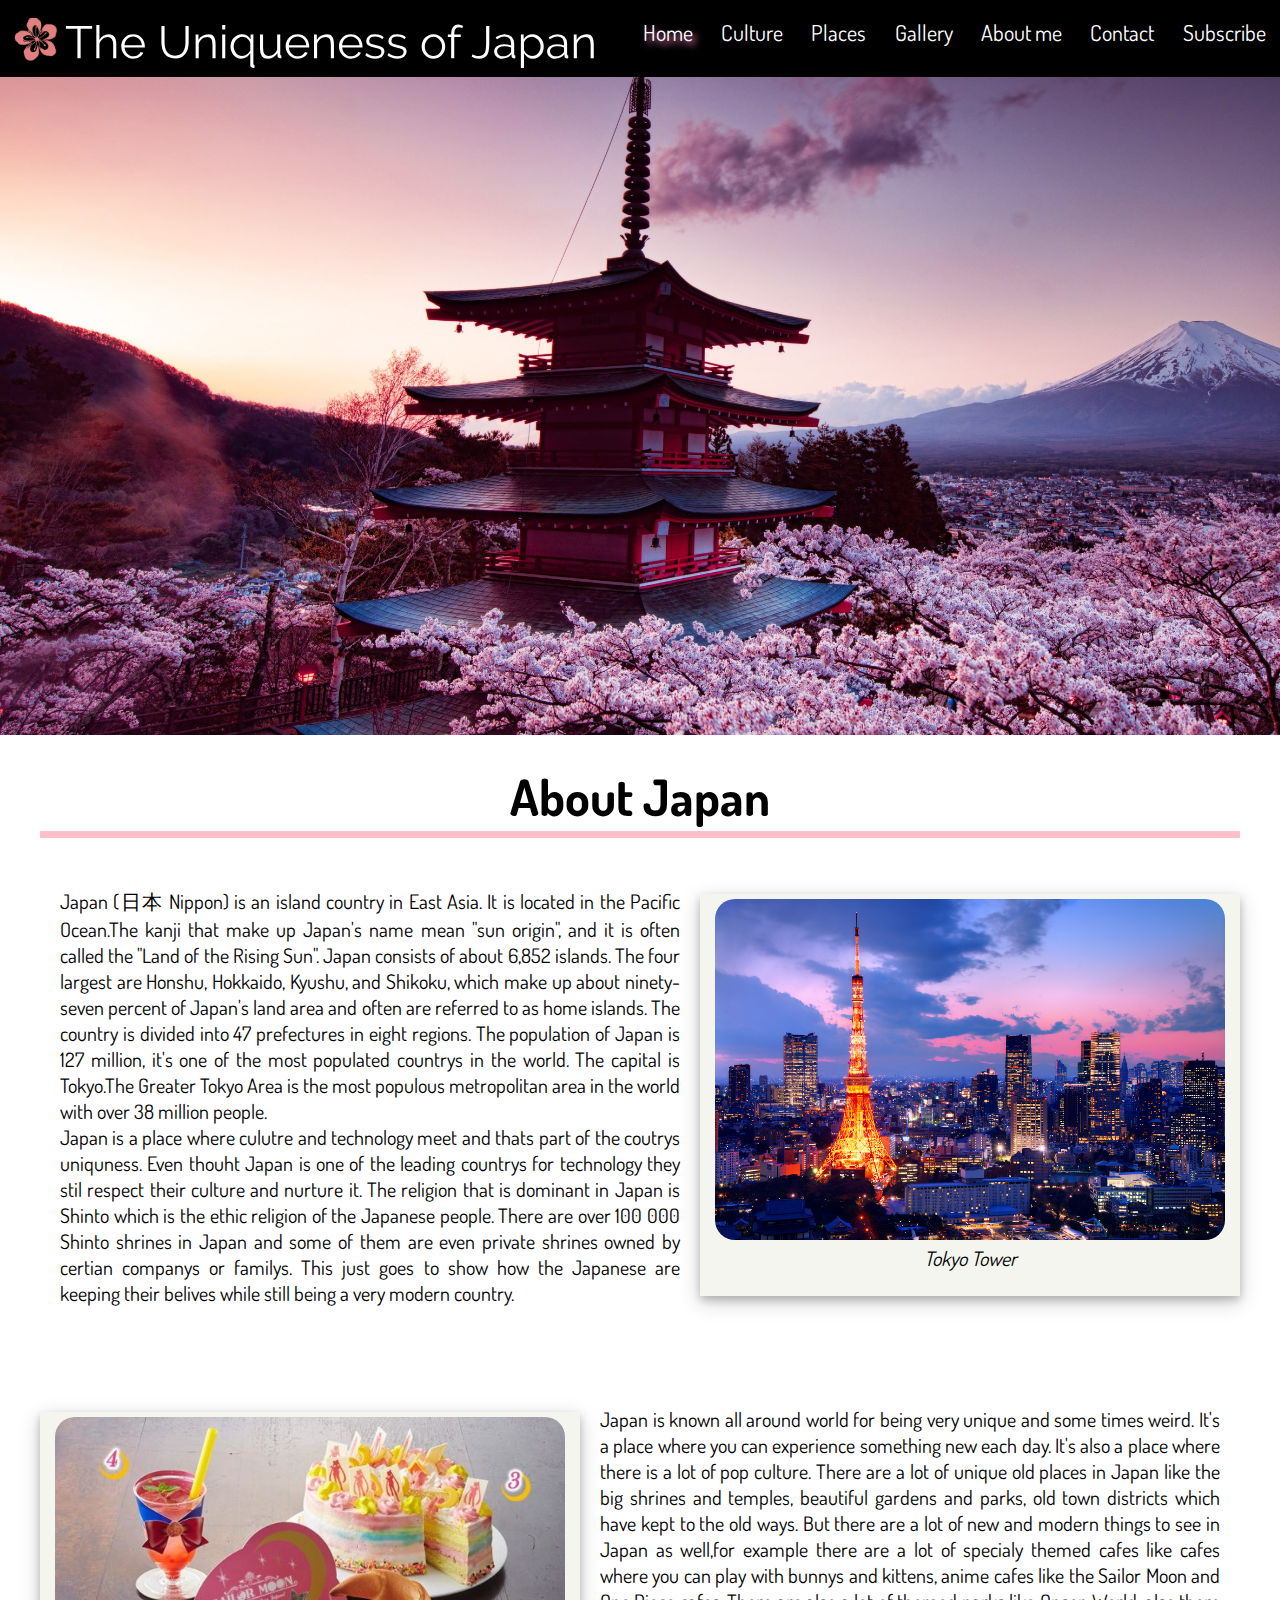
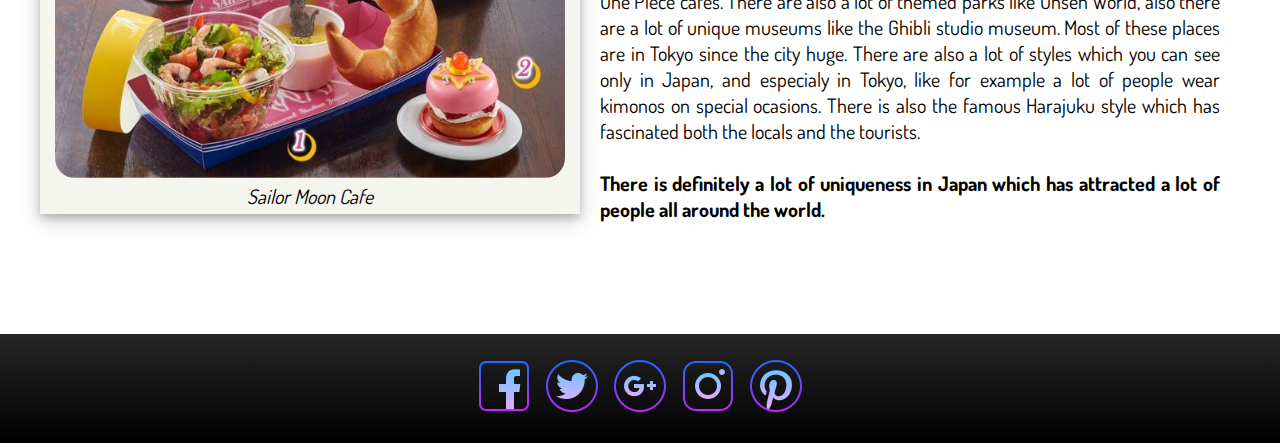
<file: index.html>
<!DOCTYPE html>
<html lang="en-US">

<head> 
	<title>The Uniqueness of Japan</title>
	<link rel="stylesheet" type="text/css" href="css/style.css"/>
	<link rel="shortcut icon" href="icon.png" /> 
	<meta charset="utf-8">
	<meta name="description" content="Japan is a country with a lot of unique culture and places which have been nurtured by the Japanese.The uniquness of Japan definitely begins in Tokyo.">
	<meta name="keywords" content="Japan, culture, Japanese, unique, Tokyo, place, uniquness">
	<meta name="author" content="Iva Milkovski">
	<meta name="viewport" content="width=device-width, initial-scale=1">
</head>

<body>
	<header id="header">
		<nav>
	<ul>
			<li><a href="index.html"> <img src="logo.png" alt="The Uniqueness of Japan" >
	</a>	</li>
		<li class="aktivanLink">
				<a href="index.html" >Home</a>
		</li>
	<li>
				<a href="culture.html">Culture</a>
		</li>
		<li>
				<a href="places.html">Places</a>
		</li>
		<li>
				<a href="gallery.html">Gallery</a>
		</li>		
		<li>
				<a href="aboutme.html">About me</a>
		</li>
		<li>
				<a href="contact.html">Contact</a>
		</li>
			<li><a href="rss.xml"> Subscribe</a></li>		
	
			</ul>
	
	</nav>

	</header>

<section id="slika">
		<article id="slikaTekst">
		<header>
<h1>Welcome!</h1>
<h2>-Yōkoso!-</h2>
<p>-ようこそ!-</p>
</header>
		</article>
</section>
	
	<section id="content">
				<header>
			<h2>About Japan</h2>
			</header>
		<article class="drugi">
<p>Japan (日本 Nippon) is an island country in East Asia. It is located in the Pacific Ocean.The kanji that make up Japan's name mean "sun origin", and it is often called the "Land of the Rising Sun". Japan consists of about 6,852 islands. The four largest are Honshu, Hokkaido, Kyushu, and Shikoku, which make up about ninety-seven percent of Japan's land area and often are referred to as home islands. The country is divided into 47 prefectures in eight regions. The population of Japan is 127 million, it's one of the most populated countrys in the world. The capital  is Tokyo.The Greater Tokyo Area is the most populous metropolitan area in the world with over 38 million people.</p>

<p>Japan is a place where culutre and technology meet and thats part of the coutrys uniquness. Even thouht Japan is one of the leading countrys for technology they stil respect their culture and nurture it. The religion that is dominant in Japan is Shinto which is the ethic religion of the Japanese people. There are over 100 000 Shinto shrines in Japan and some of them are even private shrines owned by certian companys or familys. This just goes to show how the Japanese are keeping their belives while still being a very modern country.</p>
					</article>
		<article class="slikica">
					<figure>
				<img src="slike/tokyo.jpg" alt="Tokyo Tower" width="510px"/>
				<figcaption>Tokyo Tower</figcaption>
			</figure>
		</article>

	</section>
	<section id="content">

		
		<article class="slikica">
					<figure>
				<img src="slike/moon.jpg" alt="Sailor Moon Cafe" width="510px"/>
				<figcaption>Sailor Moon Cafe</figcaption>
			</figure>
		</article>
		<article class="drugi">
<p>Japan is known all around world for being very unique and some times weird. It's a place where you can experience something new each day. It's also a place where there is a lot of pop culture. There are a lot of unique old places in Japan like the big shrines and temples, beautiful gardens and parks, old town districts which have kept to the old ways. But there are a lot of new and modern things to see in Japan as well,for example there are a lot of specialy themed cafes like cafes where you can play with bunnys and kittens, anime cafes like the Sailor Moon and One Piece cafes. There are also a lot of themed parks like Onsen World, also there are a lot of unique museums like the Ghibli studio museum. Most of these places are in Tokyo since the city huge. There are also a lot of styles which you can see only in Japan, and especialy in Tokyo, like for example a lot of people wear kimonos on special ocasions. There is also the famous Harajuku style which has fascinated both the locals and the tourists. </p>
</br>
<h4>There is definitely a lot of uniqueness in Japan which has attracted a lot of people all around the world.</h4>
					</article>

	</section>
<br>
<br>

<br>
	<footer id="futer">
	<ul>
						<li><a href="http://www.facebook.com"><img src="slike/fb.png" alt="Facebook" /></a></li>
						<li><a href="http://www.twitter.com"><img src="slike/tw.png" alt="Twitter" /></a></li>
						<li><a href="http://www.google.com"><img src="slike/go.png"	alt="Google" /></a></li>
						<li><a href="http://www.instagram.com"><img src="slike/insta.png" alt="Instagram" /></a></li>
						<li><a href="http://www.pinterest.www"><img src="slike/pin.png" alt="Pinterest" /></a></li>

						</ul>
						
 </footer>		

</body>









</html>
</file>
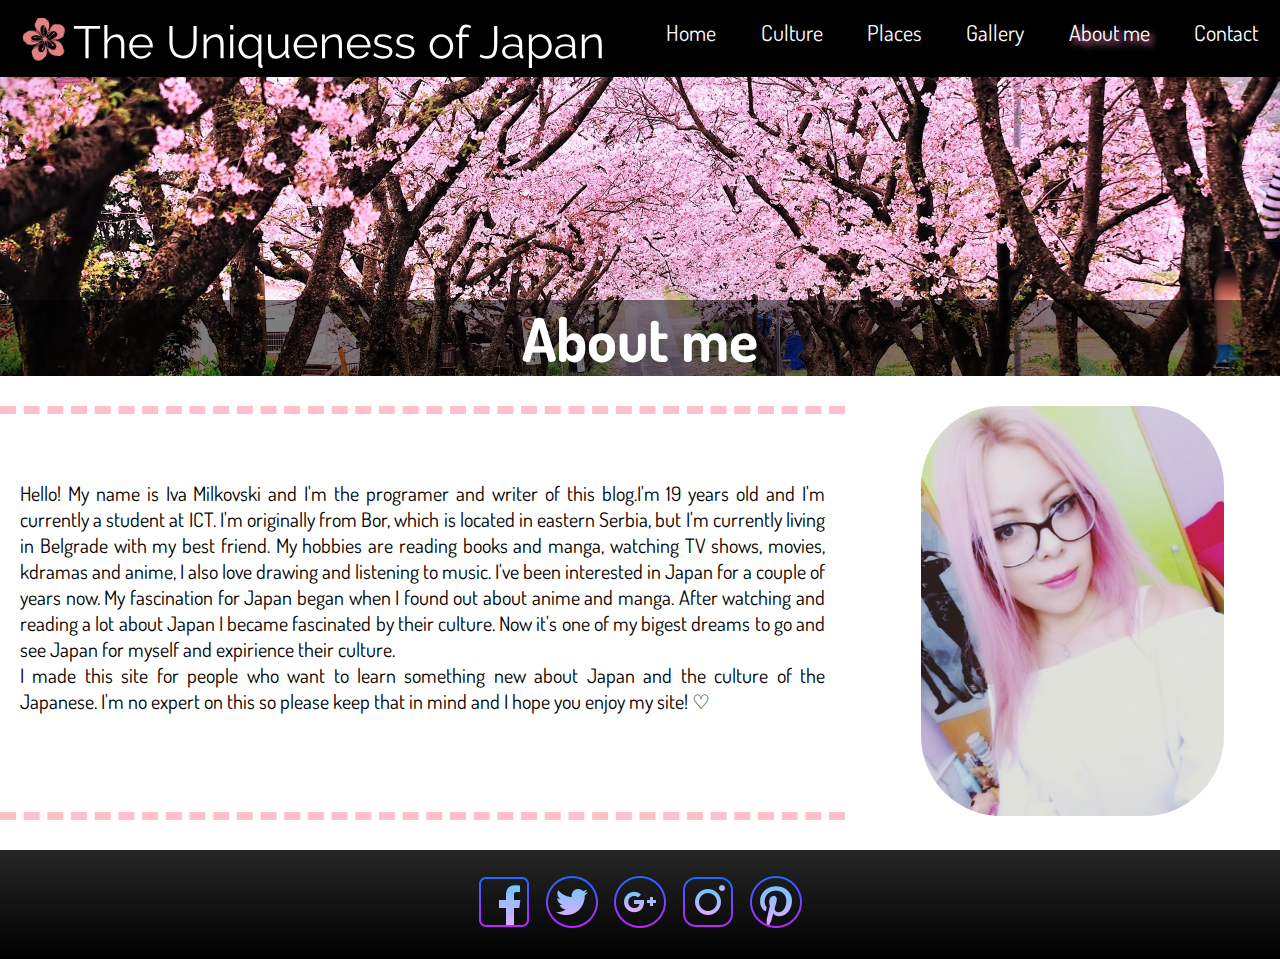
<file: aboutme.html>
<!DOCTYPE html>
<html lang="en-US">
<head>
	<title>The Uniqueness of Japan-About me</title>
	<link rel="stylesheet" type="text/css" href="css/style.css"/>
	<link rel="shortcut icon" href="slike/icon.png" />
	<meta charset="utf-8">
	<meta name="description" content="This page is about me, It's an explenation for why I made a site about Japan and the Japanese culture. It's my short story.">
	<meta name="keywords" content="my, Japan, culture, me">
	<meta name="author" content="Iva Milkovski">
	<meta name="viewport" content="width=device-width, initial-scale=1">	
	<meta name="viewport" content="width=device-width, initial-scale=1">
</head>
<body> 
	<header id="header">
		<nav>
	<ul>
			<li><a href="index.html"> <img src="logo.png" alt="The Uniqueness of Japan" >
	</a>	</li>
		<li>
				<a href="index.html">Home</a>
		</li>
	<li>
				<a href="culture.html">Culture</a>
		</li>
		<li>
				<a href="places.html">Places</a>
		</li>
		<li>
				<a href="gallery.html">Gallery</a>
		</li>		
		<li class="aktivanLink">
				<a href="aboutme.html">About me</a>
		</li>
		<li>
				<a href="contact.html">Contact</a>
		</li>	
	
			</ul>
	
	</nav>
</header>

<section id="cat">
		<article id="catTekst">
		<header>
<h1>About me</h1>
</header>
		</article>
</section>
	
	<section id="aboutme">

		<article class="treci"></br>
<p>Hello! My name is Iva Milkovski and I'm the programer and writer of this blog.I'm 19 years old and I'm currently a student at ICT. I'm originally from Bor, which is located in eastern Serbia, but I'm currently living in Belgrade with my best friend. My hobbies are reading books and manga, watching TV shows, movies, kdramas and anime, I also love drawing and listening to music. I've been interested in Japan for a couple of years now. My fascination for Japan began when I found out about anime and manga. After watching and reading a lot about Japan I became fascinated by their culture. Now it's one of my bigest dreams to go and see Japan for myself and expirience their culture. </p>
<p>I made this site for people who want to learn something new about Japan and the culture of the Japanese. I'm no expert on this so please keep that in mind and I hope you enjoy my site! ♡</p>
					</article>
		<article class="profilna">
				<img src="slike/profilna.jpg" height="410px"/>

		</article>

	</section>

<footer id="futer">
	<ul>
						<li><a href="http://www.facebook.com"><img src="slike/fb.png" alt="Facebook" /></a></li>
						<li><a href="http://www.twitter.com"><img src="slike/tw.png" alt="Twitter" /></a></li>
						<li><a href="http://www.google.com"><img src="slike/go.png"	alt="Google" /></a></li>
						<li><a href="http://www.instagram.com"><img src="slike/insta.png" alt="Instagram" /></a></li>
						<li><a href="http://www.pinterest.www"><img src="slike/pin.png" alt="Pinterest" /></a></li>
						</ul>
</footer>
</body>
</html>
</file>
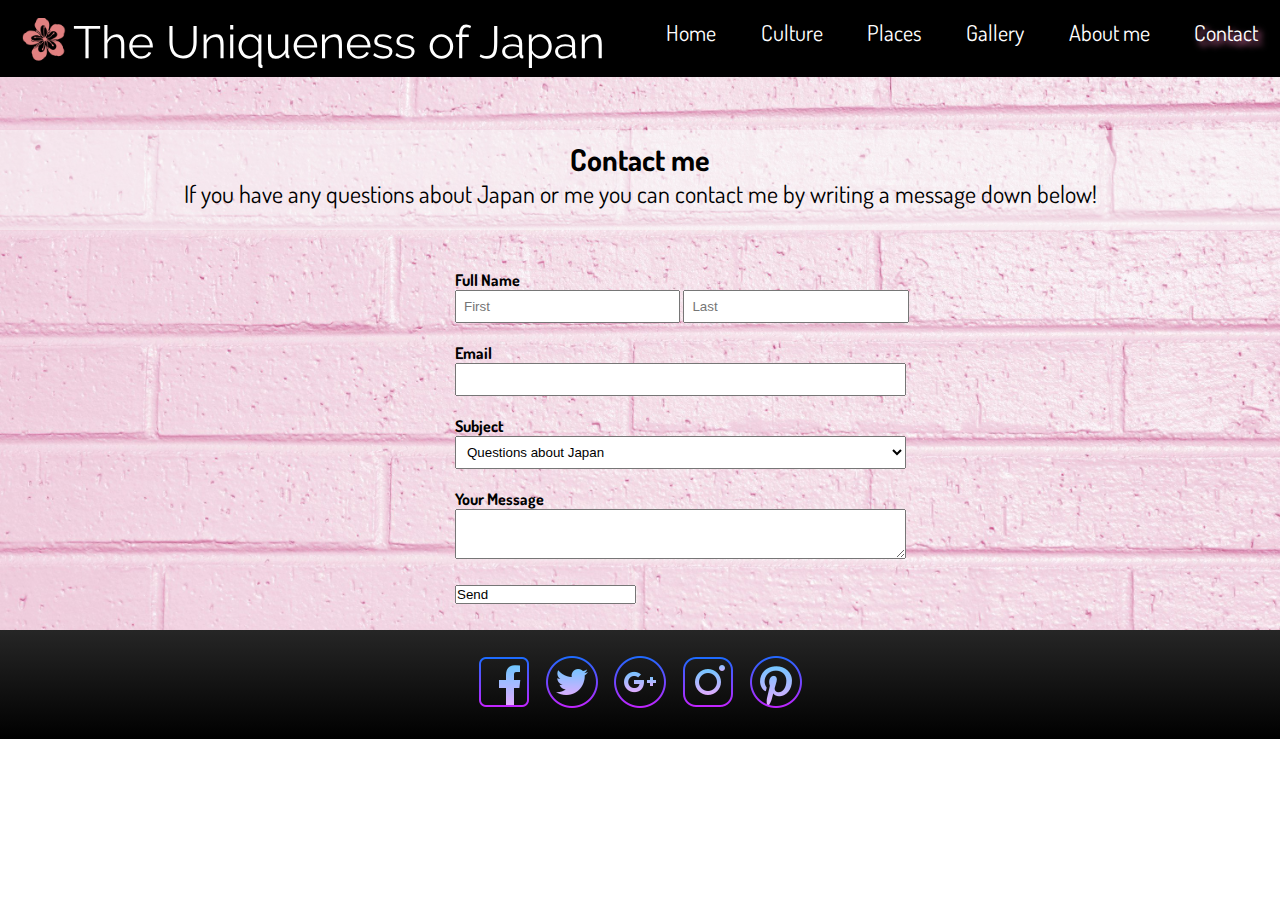
<file: contact.html>
<!DOCTYPE html>
<html lang="en-US">
<head>
	<title>The Uniqueness of Japan-Contact</title>
	<link rel="stylesheet" type="text/css" href="css/style.css"/>
	<link rel="shortcut icon" href="slike/icon.png" />
	<meta charset="utf-8">
	<meta name="description" content="If you want to contact me and ask about Japan then please write down your message in the form on this page.">
	<meta name="keywords" content="Japan, contact, message">
	<meta name="author" content="Iva Milkovski">
	<meta name="viewport" content="width=device-width, initial-scale=1">	
	<meta name="viewport" content="width=device-width, initial-scale=1">
</head>
<body> 
	<header id="header">
		<nav>
	<ul>
			<li><a href="index.html"> <img src="logo.png" alt="The Uniqueness of Japan" >
	</a>	</li>
		<li>
				<a href="index.html">Home</a>
		</li>
	<li>
				<a href="culture.html">Culture</a>
		</li>
		<li>
				<a href="places.html">Places</a>
		</li>
		<li>
				<a href="gallery.html">Gallery</a>
		</li>		
		<li >
				<a href="aboutme.html">About me</a>
		</li>
		<li class="aktivanLink">
				<a href="contact.html">Contact</a>
		</li>	
	
			</ul>
	
	</nav>

	</header>
	</br>
	</br>
<section id="contact">
		<article id="message">
		<header>
<h1>Contact me</h1>
<p>If you have any questions about Japan or me you can contact me by writing a message down below!</p>
</header>
		</article>
		<form name="form" action="" method="POST" >
<ul id="forma">
    <li>
	<label>Full Name 
	</label>
	<input type="text" name="first" class="textovi" placeholder="First" /> 
	<input type="text" name="last" class="textovi" placeholder="Last" />
	</li>
	</br>
    <li>
        <label>Email
		</label>
        <input type="email" name="email" id="email" />
    </li>
	</br>
    <li>
        <label>Subject</label>
        <select name="sub" id="select">
        <option value="Japan">Questions about Japan</option>
        <option value="me">Questions about me</option>
        </select>
    </li>
	</br>
    <li>
        <label>Your Message
		</label>
        <textarea name="ymessage" id="ymessage" id="ymessage">
		</textarea>
    </li>
	</br>
    <li>
        <input type="send" value="Send" id="button" />
    </li>
</ul>
</form>
</section>

	<footer id="futer">
	<ul>
						<li><a href="http://www.facebook.com"><img src="slike/fb.png" alt="Facebook" /></a></li>
						<li><a href="http://www.twitter.com"><img src="slike/tw.png" alt="Twitter" /></a></li>
						<li><a href="http://www.google.com"><img src="slike/go.png"	alt="Google" /></a></li>
						<li><a href="http://www.instagram.com"><img src="slike/insta.png" alt="Instagram" /></a></li>
						<li><a href="http://www.pinterest.www"><img src="slike/pin.png" alt="Pinterest" /></a></li>
						</ul>
 </footer>		

</body>
</html>
</file>
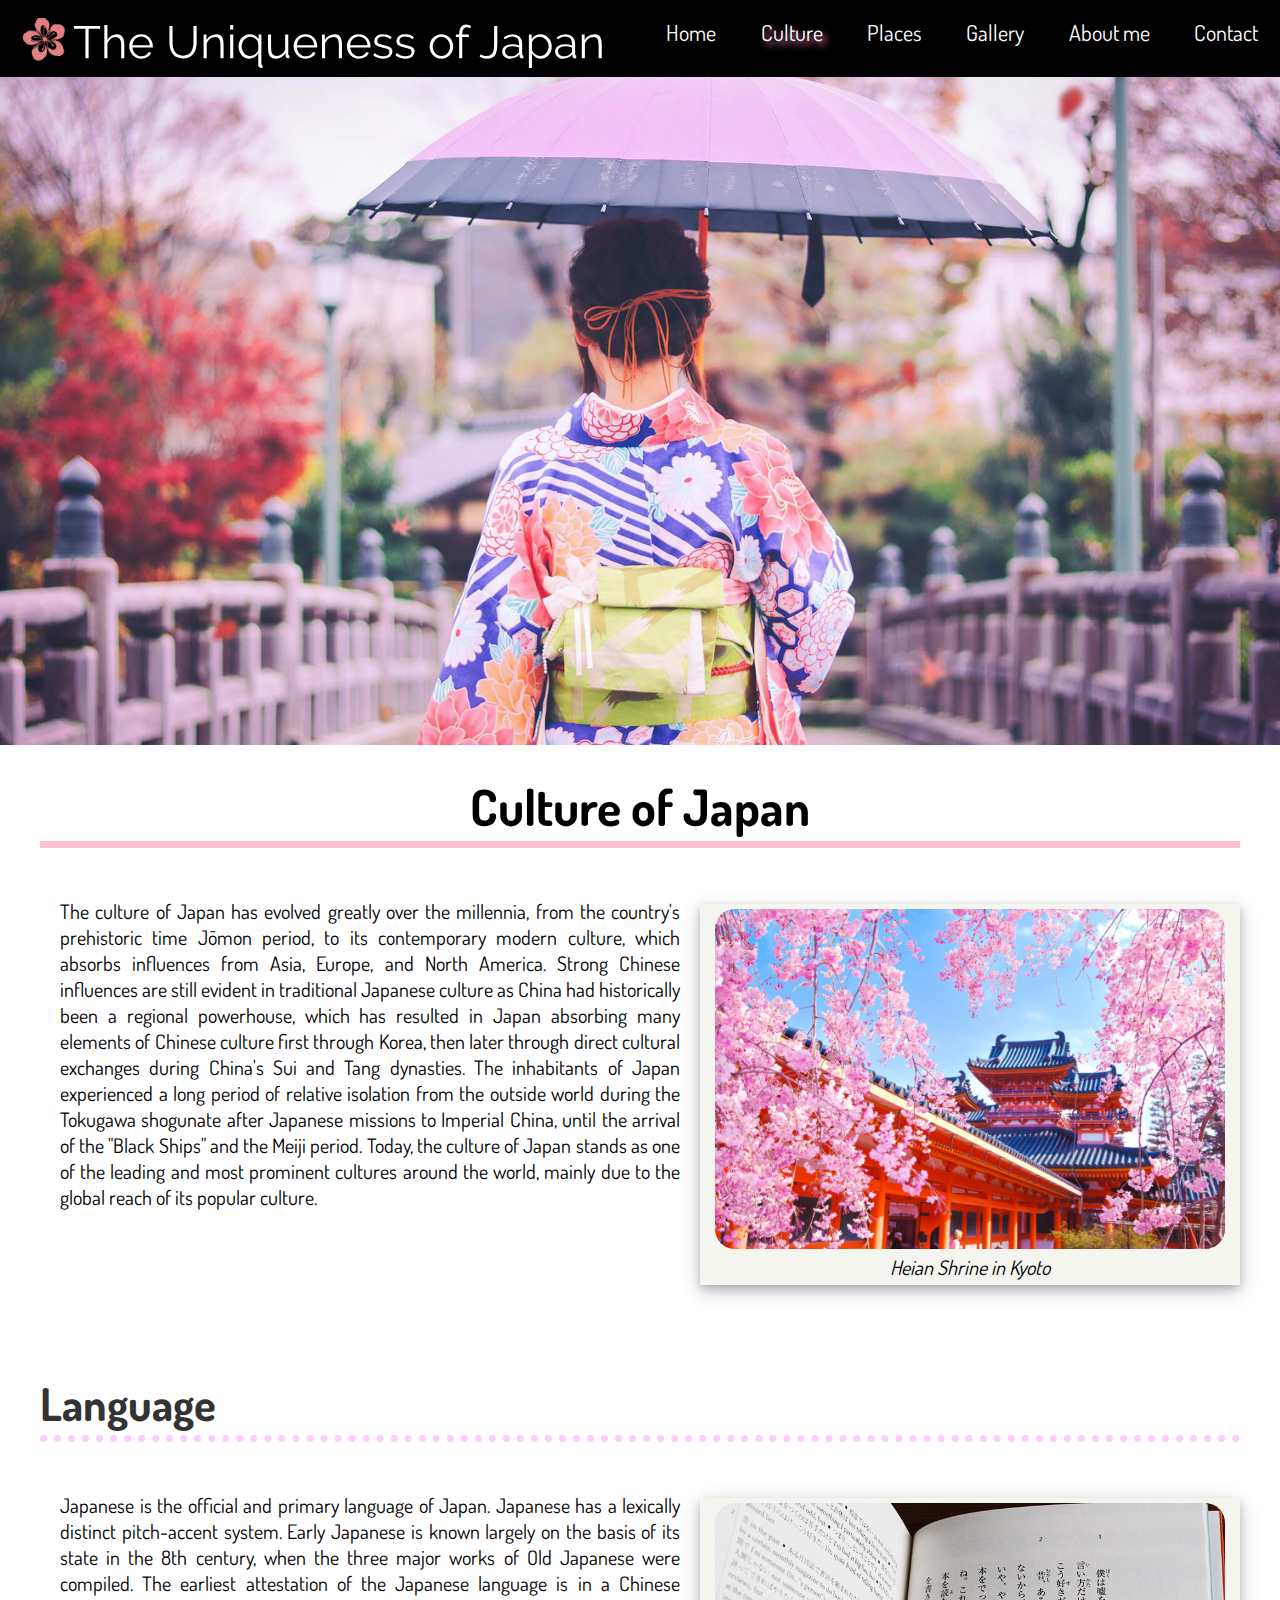
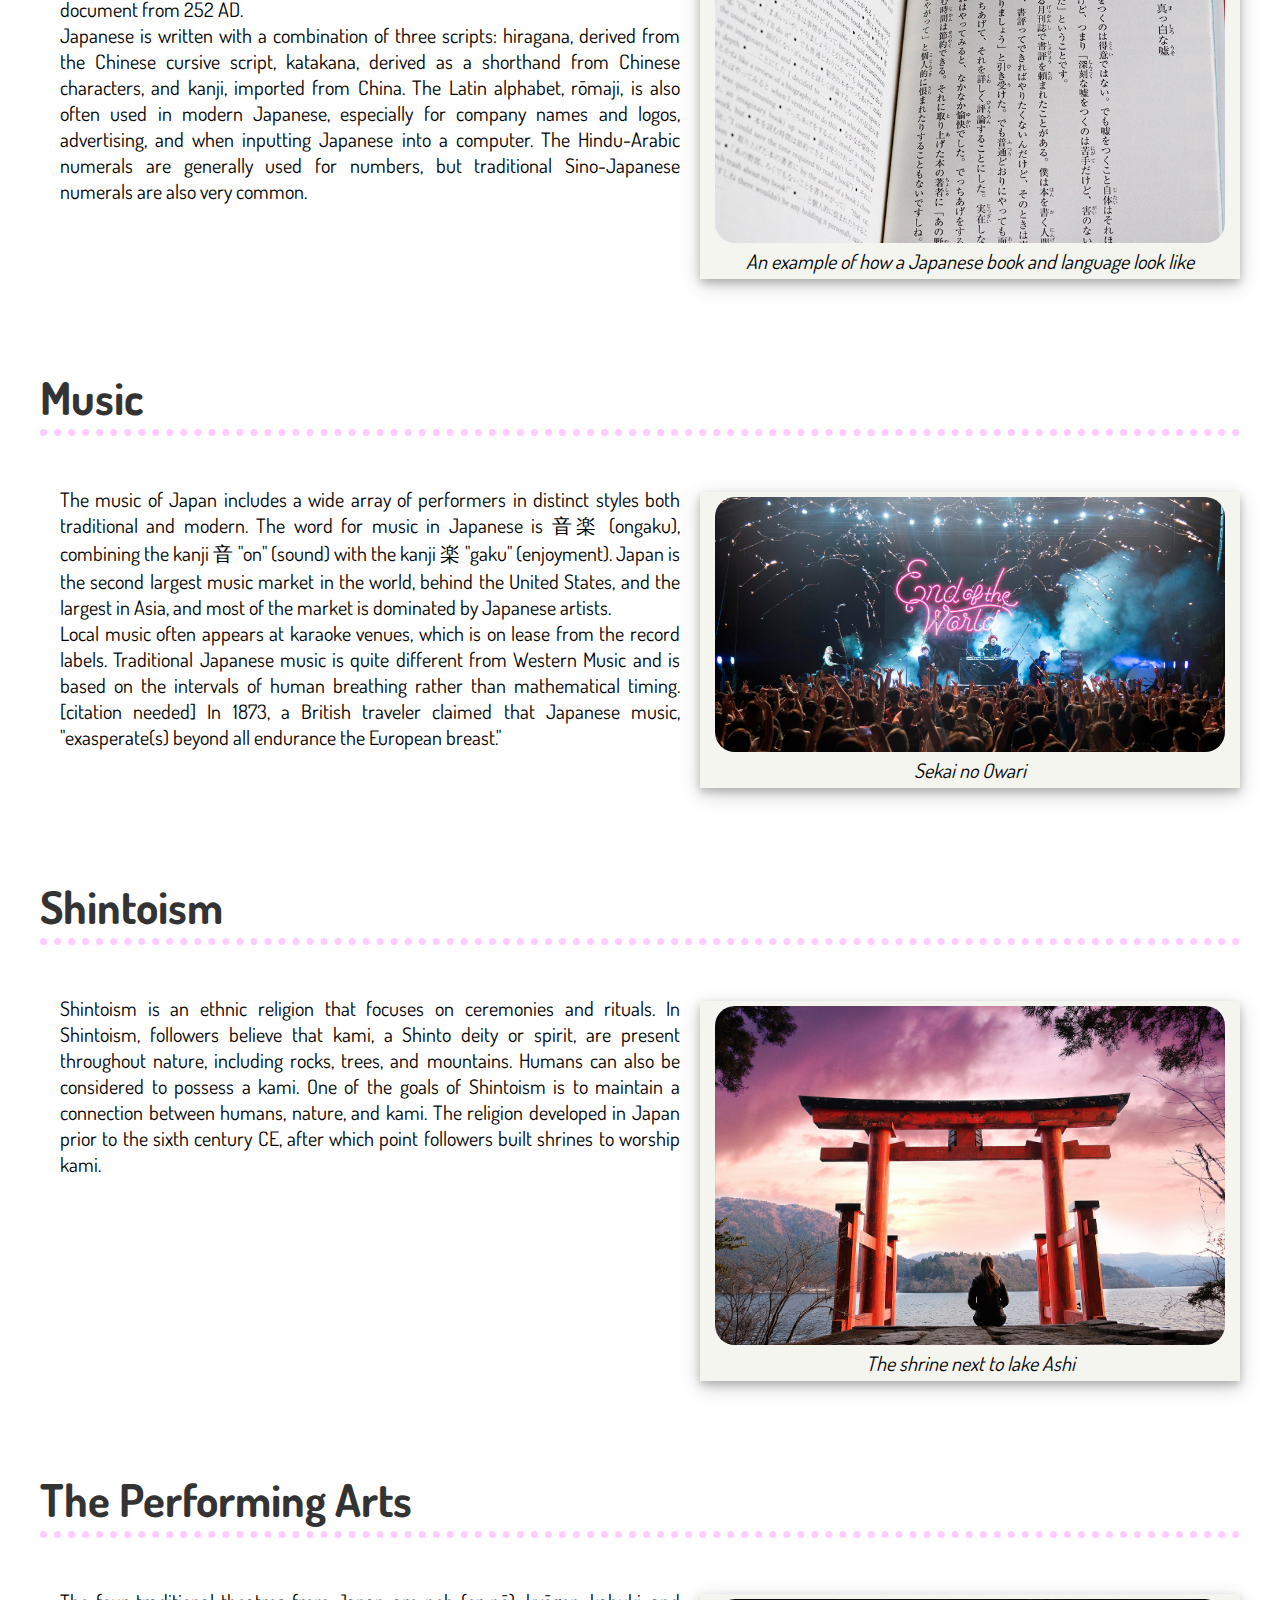
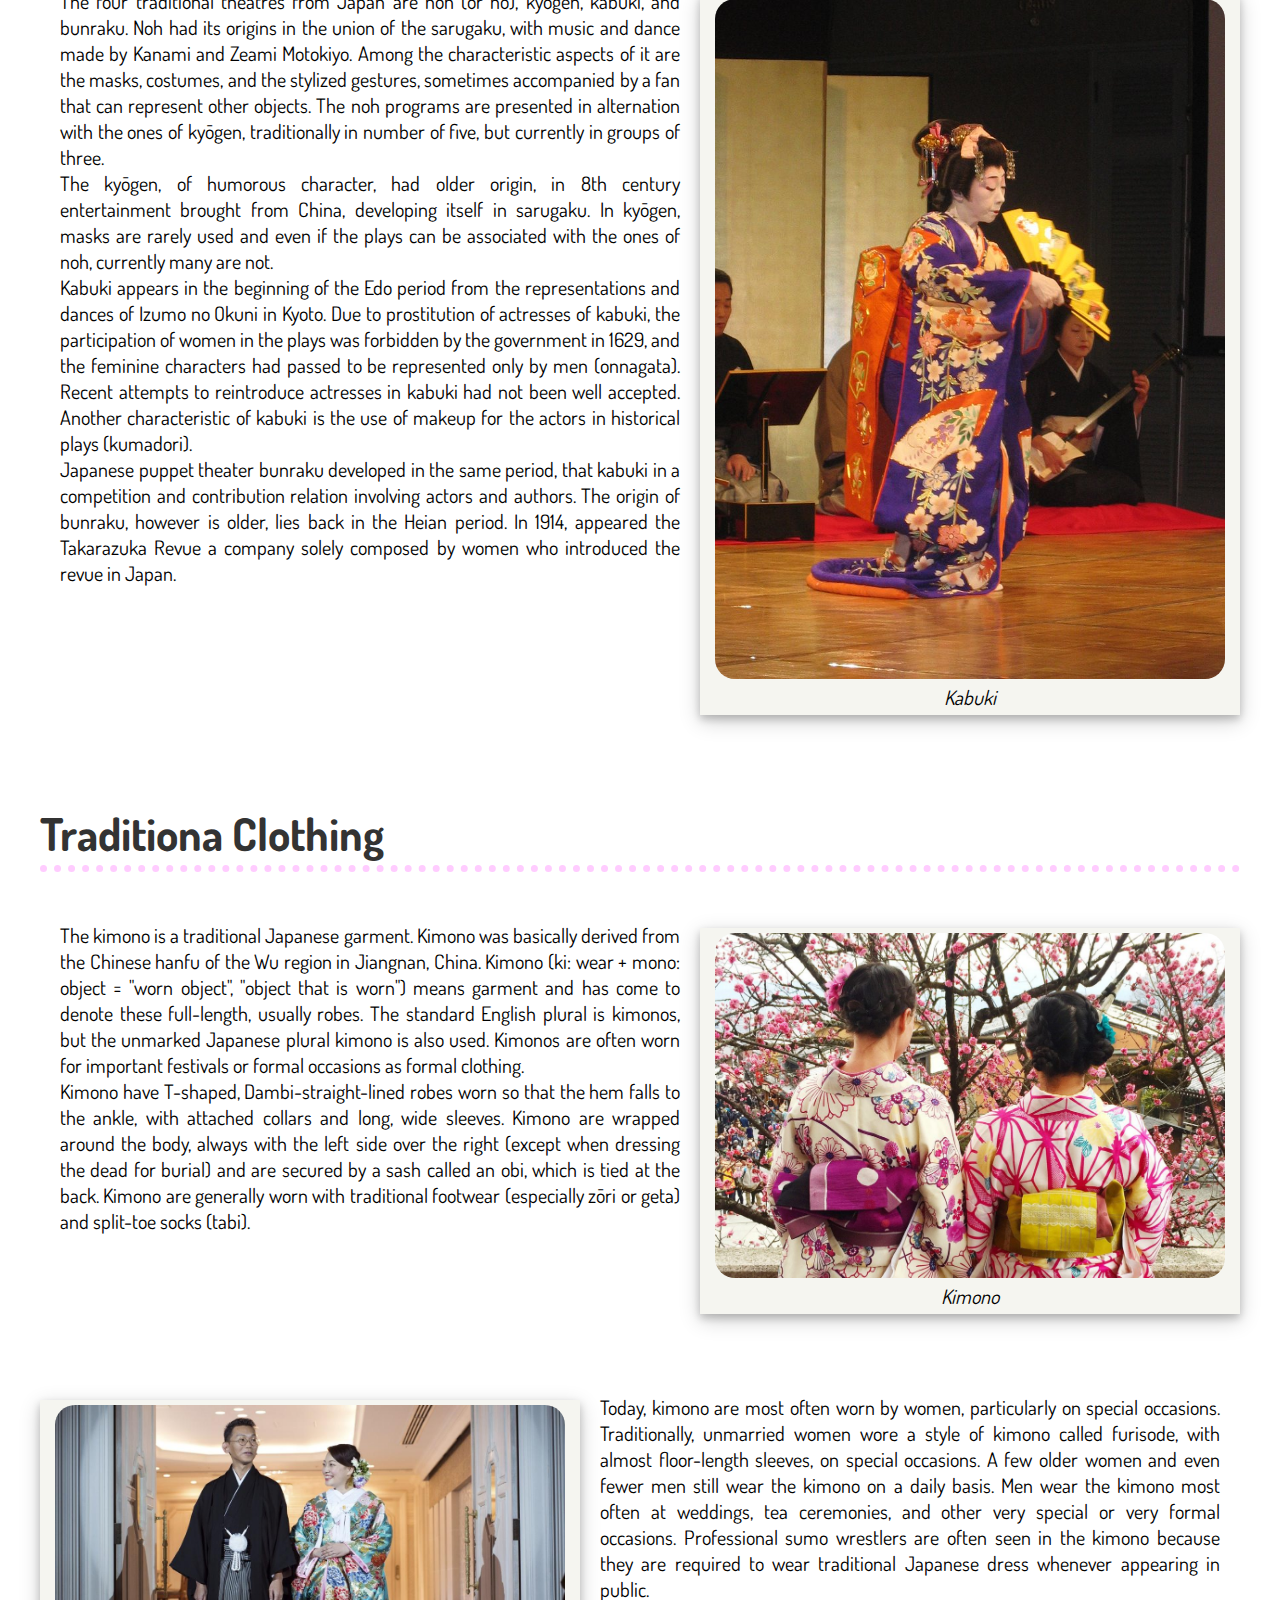
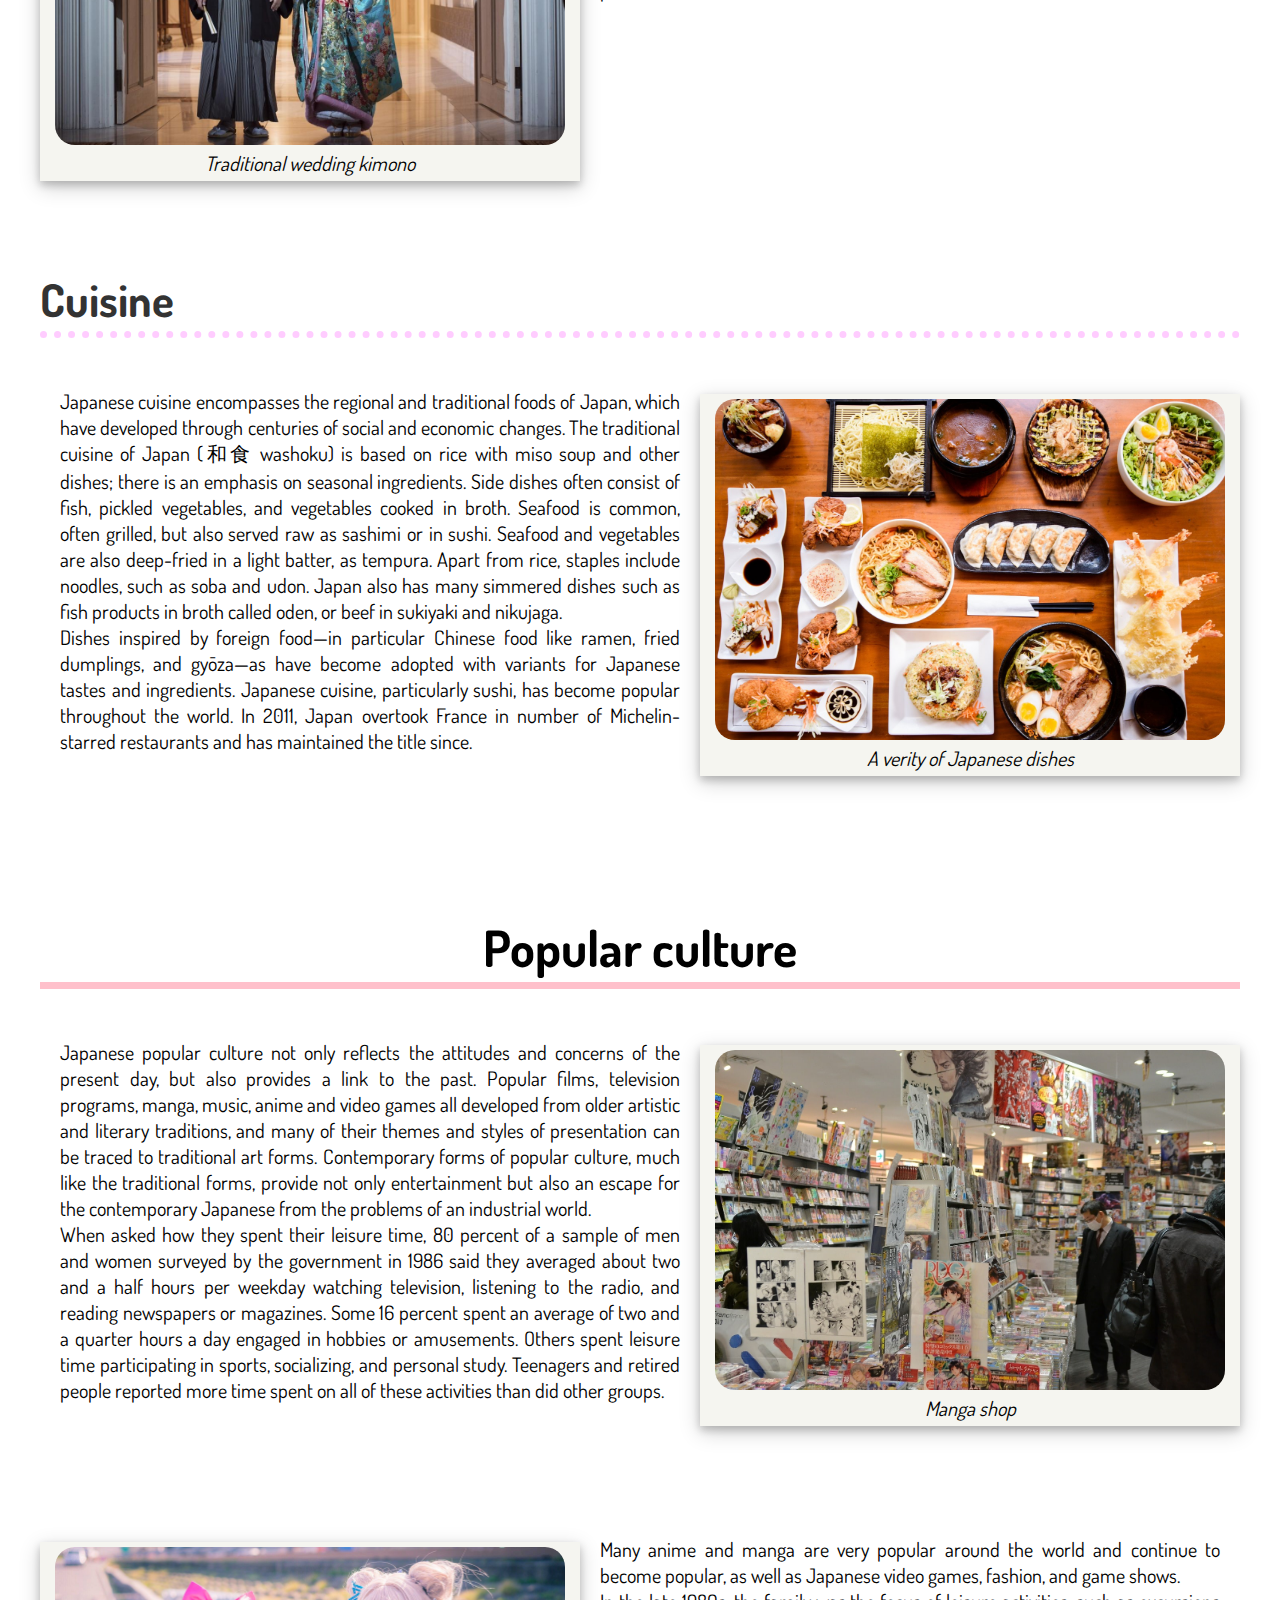
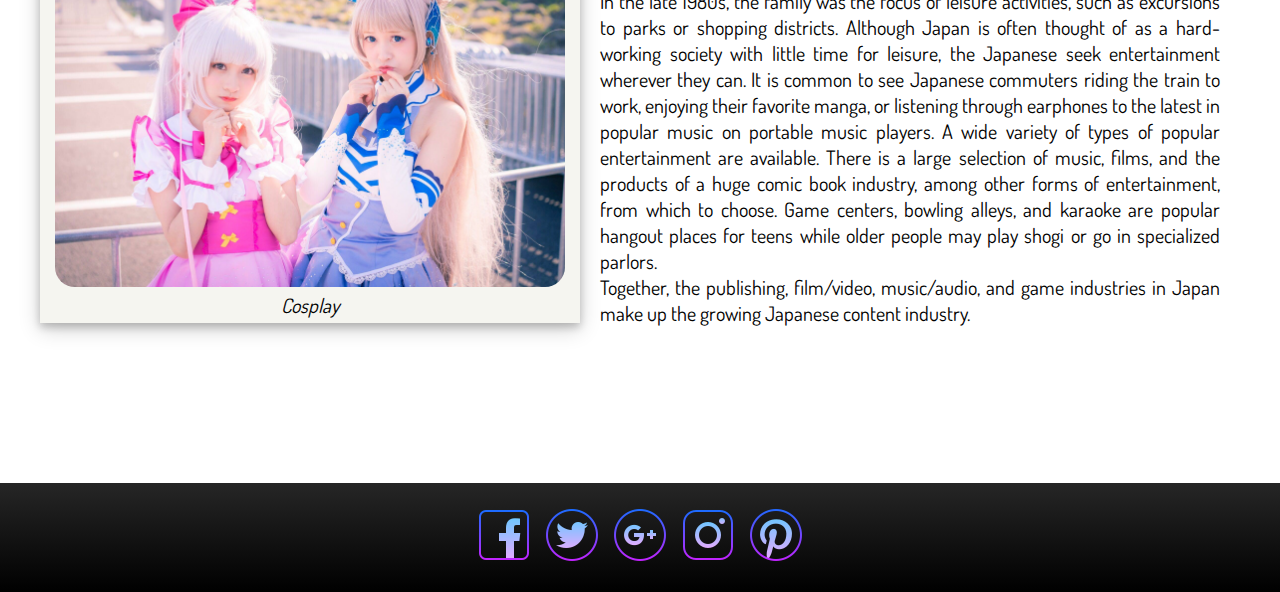
<file: culture.html>
<!DOCTYPE html>
<html lang="en-US">
<head>
	<title>The Uniqueness of Japan-Culture</title>
	<link rel="stylesheet" type="text/css" href="css/style.css"/>
	<link rel="shortcut icon" href="slike/icon.png" />
	<meta charset="utf-8">
	<meta name="description" content="Japan is known for having a very unique culture. The Japanese have kept a lot of their old tradition and also gained some newer and more modern traditions.">
	<meta name="keywords" content="Japan, culture, Japanese, traditional">
	<meta name="author" content="Iva Milkovski">
	<meta name="viewport" content="width=device-width, initial-scale=1">	
	<meta name="viewport" content="width=device-width, initial-scale=1">
</head>
<body> 
	<header id="header">
		<nav>
	<ul>
			<li><a href="index.html"> <img src="logo.png" alt="The Uniqueness of Japan" >
	</a>	</li>
		<li>
				<a href="index.html">Home</a>
		</li>
	<li class="aktivanLink">
				<a href="culture.html">Culture</a>
		</li>
		<li>
				<a href="places.html">Places</a>
		</li>
		<li>
				<a href="gallery.html">Gallery</a>
		</li>		
		<li>
				<a href="aboutme.html">About me</a>
		</li>
		<li>
				<a href="contact.html">Contact</a>
		</li>
	
			</ul>
	
	</nav>

	</header>
	<section id="culture">
		<article id="cultureTekst">
		<header>
<h1>The Japanese culture</h1>
<h2>-Nihon no Karuchā!-</h2>
<p>-日本のカルチャー-</p>
</header>
		</article>
</section>
<section id="content">
				<header>
			<h2>Culture of Japan</h2>
			</header>
		<article class="drugi">
					<p>The culture of Japan has evolved greatly over the millennia, from the country's prehistoric time Jōmon period, to its contemporary modern culture, which absorbs influences from Asia, Europe, and North America. Strong Chinese influences are still evident in traditional Japanese culture as China had historically been a regional powerhouse, which has resulted in Japan absorbing many elements of Chinese culture first through Korea, then later through direct cultural exchanges during China's Sui and Tang dynasties. The inhabitants of Japan experienced a long period of relative isolation from the outside world during the Tokugawa shogunate after Japanese missions to Imperial China, until the arrival of the "Black Ships" and the Meiji period. Today, the culture of Japan stands as one of the leading and most prominent cultures around the world, mainly due to the global reach of its popular culture.</p>
					</article>
		<article class="slikica">
					<figure>
				<img src="slike/shrinecul.jpg" width="510px"/>
				<figcaption>Heian Shrine in Kyoto</figcaption>
			</figure>
		</article>

	</section>
<section id="content">
				<header>
			<h3>Language</h3>
			</header>
		<article class="drugi">
					<p>Japanese is the official and primary language of Japan. Japanese has a lexically distinct pitch-accent system. Early Japanese is known largely on the basis of its state in the 8th century, when the three major works of Old Japanese were compiled. The earliest attestation of the Japanese language is in a Chinese document from 252 AD.<p/>
					<p>Japanese is written with a combination of three scripts: hiragana, derived from the Chinese cursive script, katakana, derived as a shorthand from Chinese characters, and kanji, imported from China. The Latin alphabet, rōmaji, is also often used in modern Japanese, especially for company names and logos, advertising, and when inputting Japanese into a computer. The Hindu-Arabic numerals are generally used for numbers, but traditional Sino-Japanese numerals are also very common.</p>
					</article>
		<article class="slikica">
					<figure>
				<img src="slike/book.jpg" width="510px"/>
				<figcaption>An example of how a Japanese book and language look like</figcaption>
			</figure>
		</article>

	</section>
	<section id="content">
				<header>
			<h3>Music</h3>
			</header>
		<article class="drugi">
					<p>The music of Japan includes a wide array of performers in distinct styles both traditional and modern. The word for music in Japanese is 音楽 (ongaku), combining the kanji 音 "on" (sound) with the kanji 楽 "gaku" (enjoyment). Japan is the second largest music market in the world, behind the United States, and the largest in Asia, and most of the market is dominated by Japanese artists.</p>


					<p>Local music often appears at karaoke venues, which is on lease from the record labels. Traditional Japanese music is quite different from Western Music and is based on the intervals of human breathing rather than mathematical timing.[citation needed] In 1873, a British traveler claimed that Japanese music, "exasperate(s) beyond all endurance the European breast."</p>
					</article>
		<article class="slikica">
					<figure>
				<img src="slike/music.jpg" width="510px"/>
				<figcaption>Sekai no Owari</figcaption>
			</figure>
		</article>

	</section>
	<section id="content">
				<header>
			<h3>Shintoism</h3>
			</header>
		<article class="drugi">
					<p>Shintoism is an ethnic religion that focuses on ceremonies and rituals. In Shintoism, followers believe that kami, a Shinto deity or spirit, are present throughout nature, including rocks, trees, and mountains. Humans can also be considered to possess a kami. One of the goals of Shintoism is to maintain a connection between humans, nature, and kami. The religion developed in Japan prior to the sixth century CE, after which point followers built shrines to worship kami.</p>
					</article>
		<article class="slikica">
					<figure>
				<img src="slike/shrineshi.jpg" width="510px"/>
				<figcaption>The shrine next to lake Ashi</figcaption>
			</figure>
		</article>

	</section>
		<section id="content">
				<header>
			<h3>The Performing Arts</h3>
			</header>
		<article class="drugi">
<p>The four traditional theatres from Japan are noh (or nō), kyōgen, kabuki, and bunraku. Noh had its origins in the union of the sarugaku, with music and dance made by Kanami and Zeami Motokiyo. Among the characteristic aspects of it are the masks, costumes, and the stylized gestures, sometimes accompanied by a fan that can represent other objects. The noh programs are presented in alternation with the ones of kyōgen, traditionally in number of five, but currently in groups of three.</p>

<p>The kyōgen, of humorous character, had older origin, in 8th century entertainment brought from China, developing itself in sarugaku. In kyōgen, masks are rarely used and even if the plays can be associated with the ones of noh, currently many are not.</p>

<p>Kabuki appears in the beginning of the Edo period from the representations and dances of Izumo no Okuni in Kyoto. Due to prostitution of actresses of kabuki, the participation of women in the plays was forbidden by the government in 1629, and the feminine characters had passed to be represented only by men (onnagata). Recent attempts to reintroduce actresses in kabuki had not been well accepted. Another characteristic of kabuki is the use of makeup for the actors in historical plays (kumadori).</p>

<p>Japanese puppet theater bunraku developed in the same period, that kabuki in a competition and contribution relation involving actors and authors. The origin of bunraku, however is older, lies back in the Heian period. In 1914, appeared the Takarazuka Revue a company solely composed by women who introduced the revue in Japan.</p>
					</article>
		<article class="slikica">
					<figure>
				<img src="slike/kabuki.jpg" width="510px" />
				<figcaption>Kabuki</figcaption>
			</figure>
		</article>

	</section>
		<section id="content">
				<header>
			<h3>Traditiona Clothing</h3>
			</header>
		<article class="drugi">
<p>The kimono is a traditional Japanese garment. Kimono was basically derived from the Chinese hanfu of the Wu region in Jiangnan, China. Kimono (ki: wear + mono: object = "worn object", "object that is worn") means garment and has come to denote these full-length, usually robes. The standard English plural is kimonos, but the unmarked Japanese plural kimono is also used. Kimonos are often worn for important festivals or formal occasions as formal clothing.</p>

<p>Kimono have T-shaped, Dambi-straight-lined robes worn so that the hem falls to the ankle, with attached collars and long, wide sleeves. Kimono are wrapped around the body, always with the left side over the right (except when dressing the dead for burial) and are secured by a sash called an obi, which is tied at the back. Kimono are generally worn with traditional footwear (especially zōri or geta) and split-toe socks (tabi).</p>


					</article>
		<article class="slikica">
					<figure>
				<img src="slike/kimono.jpg" width="510px"/>
				<figcaption>Kimono</figcaption>
			</figure>
		</article>
				<section id="content">

		<article class="slikica">
					<figure>
				<img src="slike/tradit.jpg" width="510px"/>
				<figcaption>Traditional wedding kimono</figcaption>
			</figure>
		</article>
				<article class="drugi">
<p>Today, kimono are most often worn by women, particularly on special occasions. Traditionally, unmarried women wore a style of kimono called furisode, with almost floor-length sleeves, on special occasions. A few older women and even fewer men still wear the kimono on a daily basis. Men wear the kimono most often at weddings, tea ceremonies, and other very special or very formal occasions. Professional sumo wrestlers are often seen in the kimono because they are required to wear traditional Japanese dress whenever appearing in public.</p>
</article>
	</section>
		<section id="content">
				<header>
			<h3>Cuisine</h3>
			</header>
		<article class="drugi">
<p>Japanese cuisine encompasses the regional and traditional foods of Japan, which have developed through centuries of social and economic changes. The traditional cuisine of Japan (和食 washoku) is based on rice with miso soup and other dishes; there is an emphasis on seasonal ingredients. Side dishes often consist of fish, pickled vegetables, and vegetables cooked in broth. Seafood is common, often grilled, but also served raw as sashimi or in sushi. Seafood and vegetables are also deep-fried in a light batter, as tempura. Apart from rice, staples include noodles, such as soba and udon. Japan also has many simmered dishes such as fish products in broth called oden, or beef in sukiyaki and nikujaga.</p>

<p>Dishes inspired by foreign food—in particular Chinese food like ramen, fried dumplings, and gyōza—as have become adopted with variants for Japanese tastes and ingredients.  Japanese cuisine, particularly sushi, has become popular throughout the world. In 2011, Japan overtook France in number of Michelin-starred restaurants and has maintained the title since.</p>
					</article>
		<article class="slikica">
					<figure>
				<img src="slike/food.jpg" width="510px"/>
				<figcaption>A verity of Japanese dishes </figcaption>
			</figure>
		</article>

	</section>
		</section>
		</br>
<section id="content">
				<header>
			<h2>Popular culture</h2>
			</header>
		<article class="drugi">
<p>Japanese popular culture not only reflects the attitudes and concerns of the present day, but also provides a link to the past. Popular films, television programs, manga, music, anime and video games all developed from older artistic and literary traditions, and many of their themes and styles of presentation can be traced to traditional art forms. Contemporary forms of popular culture, much like the traditional forms, provide not only entertainment but also an escape for the contemporary Japanese from the problems of an industrial world.</p>

<p>When asked how they spent their leisure time, 80 percent of a sample of men and women surveyed by the government in 1986 said they averaged about two and a half hours per weekday watching television, listening to the radio, and reading newspapers or magazines. Some 16 percent spent an average of two and a quarter hours a day engaged in hobbies or amusements. Others spent leisure time participating in sports, socializing, and personal study. Teenagers and retired people reported more time spent on all of these activities than did other groups.</p>
					</article>
		<article class="slikica">
					<figure>
				<img src="slike/manga.jpg" width="510px"/>
				<figcaption>Manga shop</figcaption>
			</figure>
		</article>
	</section>
	<section id="content">

					<article class="slikica">
					<figure>
				<img src="slike/cosplay.jpg" width="510px"/>
				<figcaption>Cosplay</figcaption>
			</figure>
		</article>

		<article class="drugi">
<p>Many anime and manga are very popular around the world and continue to become popular, as well as Japanese video games, fashion, and game shows.</p>

<p>In the late 1980s, the family was the focus of leisure activities, such as excursions to parks or shopping districts. Although Japan is often thought of as a hard-working society with little time for leisure, the Japanese seek entertainment wherever they can. It is common to see Japanese commuters riding the train to work, enjoying their favorite manga, or listening through earphones to the latest in popular music on portable music players.

A wide variety of types of popular entertainment are available. There is a large selection of music, films, and the products of a huge comic book industry, among other forms of entertainment, from which to choose. Game centers, bowling alleys, and karaoke are popular hangout places for teens while older people may play shogi or go in specialized parlors.</p>

<p>Together, the publishing, film/video, music/audio, and game industries in Japan make up the growing Japanese content industry.</p>
					</article>

	</section>
	</section>
</br>
</br>
</br>
</br>
</br>
<footer id="futer">
	<ul>
						<li><a href="http://www.facebook.com"><img src="slike/fb.png" alt="Facebook" /></a></li>
						<li><a href="http://www.twitter.com"><img src="slike/tw.png" alt="Twitter" /></a></li>
						<li><a href="http://www.google.com"><img src="slike/go.png"	alt="Google" /></a></li>
						<li><a href="http://www.instagram.com"><img src="slike/insta.png" alt="Instagram" /></a></li>
						<li><a href="http://www.pinterest.www"><img src="slike/pin.png" alt="Pinterest" /></a></li>
						</ul>
 </footer>	
</body>
</html>
</file>
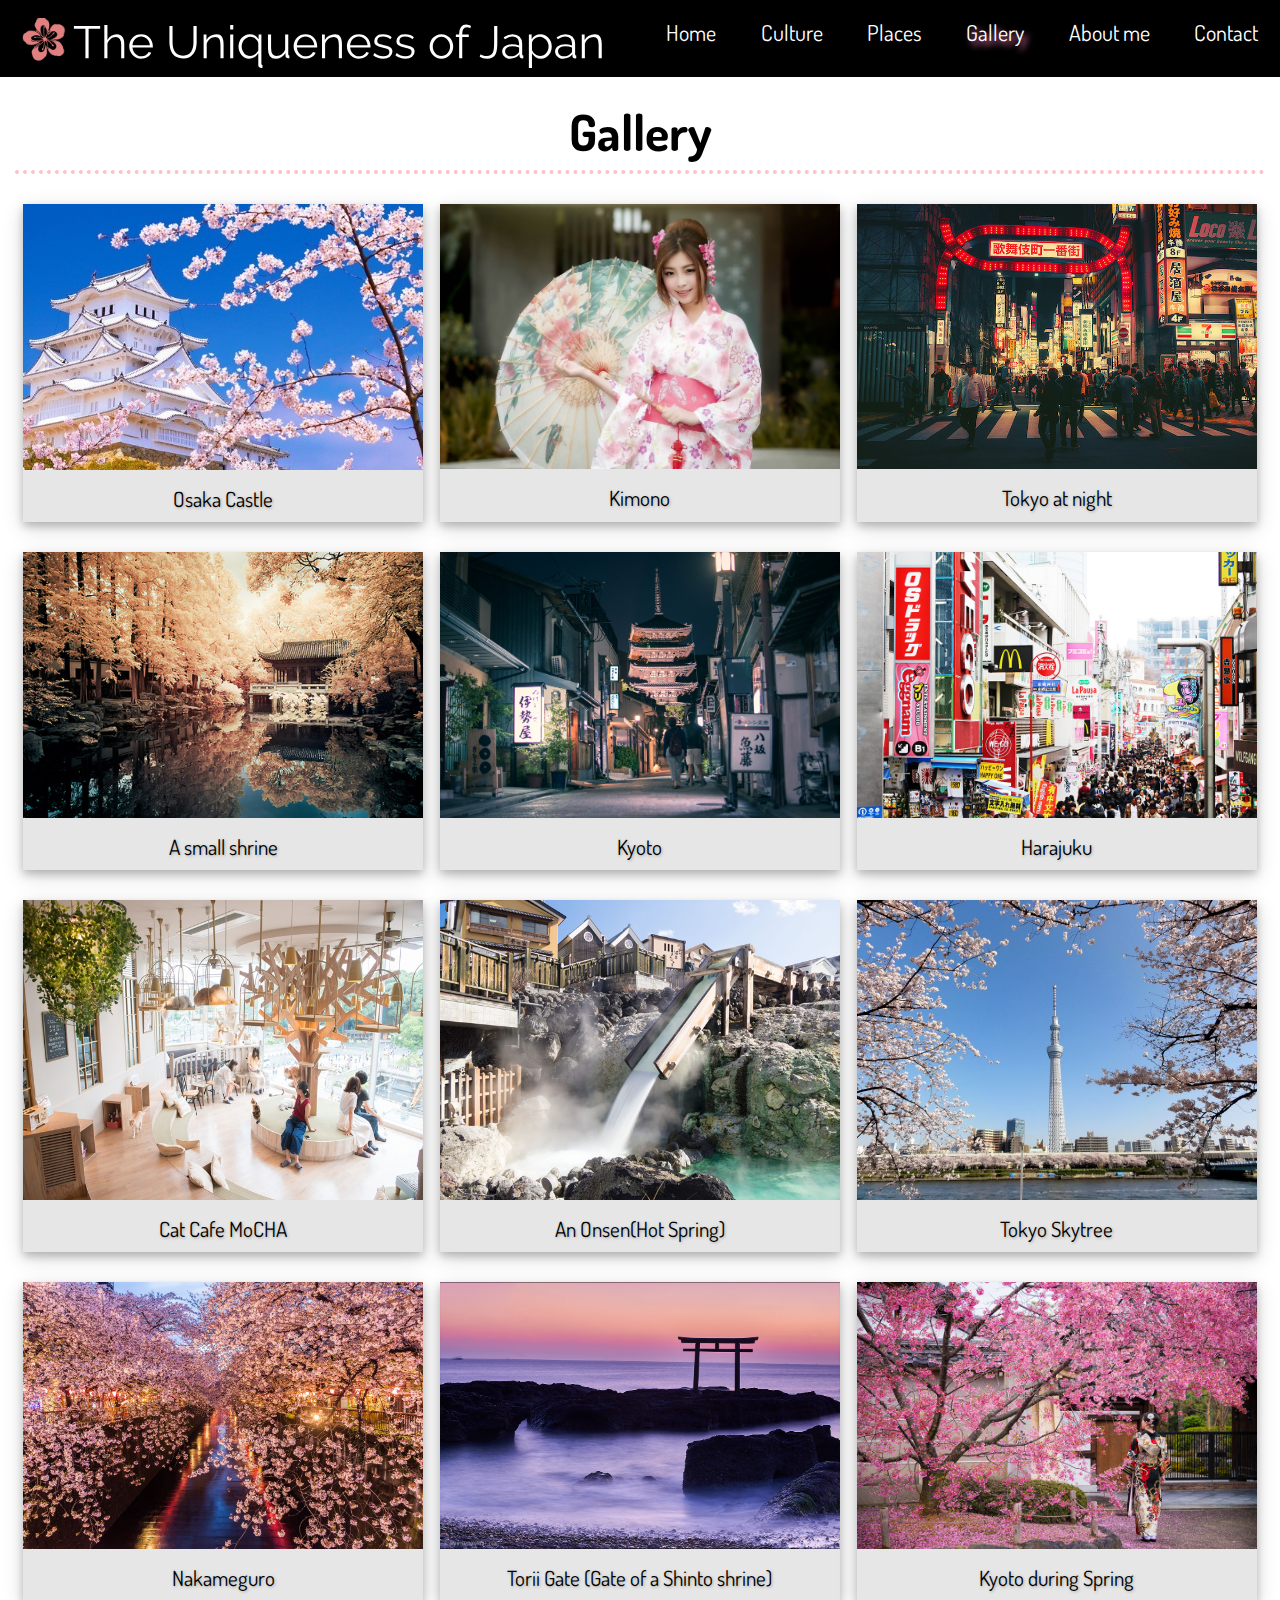
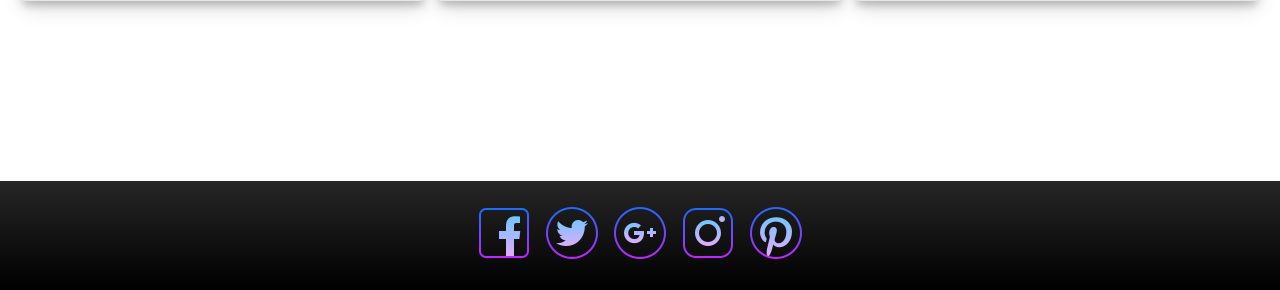
<file: gallery.html>
<!DOCTYPE html>
<html lang="en-US">
<head>
	<title>The Uniqueness of Japan-Gallery</title>
	<link rel="stylesheet" type="text/css" href="css/style.css"/>
	<link rel="shortcut icon" href="slike/icon.png" />
	<meta charset="utf-8">
	<meta name="description" content="A gallary of photos from places like Tokyo, Osaka and Kyoto and also Japanese traditional places like their shrines and onsen.">
	<meta name="keywords" content="Osaka, Tokyo, Gallery, Kyoto, shrine, onsen">
	<meta name="author" content="Iva Milkovski">	
	<meta name="viewport" content="width=device-width, initial-scale=1">
</head>
<body> 
	<header id="header">
		<nav>
	<ul>
			<li><a href="index.html"> <img src="logo.png" alt="The Uniqueness of Japan" >
	</a>	</li>
		<li>
				<a href="index.html">Home</a>
		</li>
	<li>
				<a href="culture.html">Culture</a>
		</li>
		<li>
				<a href="places.html">Places</a>
		</li>
		<li class="aktivanLink">
				<a href="gallery.html">Gallery</a>
		</li>		
		<li>
				<a href="aboutme.html">About me</a>
		</li>
		<li>
				<a href="contact.html">Contact</a>
		</li>	
	
			</ul>
	
	</nav>
	
	</header>
	<section id="gallery">
		<header>
			<h2>Gallery</h2>
		</header>
		
			<article class="photo">
			<figure>
				<img src="gallery/galerija.jpg" alt="Osaka Castle" width="400px"/>
				<figcaption>Osaka Castle</figcaption>
			</figure>
		</article>
		<article class="photo">
			<figure>
				<img src="gallery/culture.jpg" alt="Kimono" width="400px"/>
				<figcaption>Kimono</figcaption>
			</figure>
		</article>
		<article class="photo">
			<figure>
				<img src="gallery/tokyo.jpeg" alt="Tokyo at night" width="400px"/>
				<figcaption>Tokyo at night</figcaption>
			</figure>
		</article>
		<article class="photo">
			<figure>
				<img src="gallery/slika8.jpg" alt="Small shrine" width="400px"/>
				<figcaption> A small shrine</figcaption>
			</figure>
		</article>
				<article class="photo">
			<figure>
				<img src="gallery/kyoto.jpg" alt="Kyoto" width="400px"/>
				<figcaption>Kyoto</figcaption>
			</figure>
		</article>
				<article class="photo">
			<figure>
				<img src="gallery/hara.jpg" alt="Harajuku" width="400px"/>
				<figcaption>Harajuku</figcaption>
			</figure>
		</article>
				<article class="photo">
			<figure>
				<img src="gallery/cat.jpg" alt="Cat Cafe MoCHA" width="400px"/>
				<figcaption>Cat Cafe MoCHA</figcaption>
			</figure>
		</article>
				<article class="photo">
			<figure>
				<img src="gallery/onsen.jpg" alt="Onsen" width="400px"/>
				<figcaption>An Onsen(Hot Spring)</figcaption>
			</figure>
		</article>
				<article class="photo">
			<figure>
				<img src="gallery/sky.jpg" alt="Tokyo Skytree" width="400px"/>
				<figcaption>Tokyo Skytree</figcaption>
			</figure>
		</article>
						<article class="photo">
			<figure>
				<img src="gallery/sakura.jpeg" alt="Nakameguro" width="400px"/>
				<figcaption>Nakameguro</figcaption>
			</figure>
		</article>
				<article class="photo">
			<figure>
				<img src="gallery/see.jpg" alt="Gate" width="400px"/>
				<figcaption>Torii Gate (Gate of a Shinto shrine)</figcaption>
			</figure>
		</article>
				<article class="photo">
			<figure>
				<img src="gallery/pinkk.jpg" alt="Kyoto" width="400px"/>
				<figcaption>Kyoto during Spring</figcaption>
			</figure>
		</article>
		
</section>
</br>
</br>
</br>
</br>
</br>
</br>
	<footer id="futer">
	<ul>
						<li><a href="http://www.facebook.com"><img src="slike/fb.png" alt="Facebook" /></a></li>
						<li><a href="http://www.twitter.com"><img src="slike/tw.png" alt="Twitter" /></a></li>
						<li><a href="http://www.google.com"><img src="slike/go.png"	alt="Google" /></a></li>
						<li><a href="http://www.instagram.com"><img src="slike/insta.png" alt="Instagram" /></a></li>
						<li><a href="http://www.pinterest.www"><img src="slike/pin.png" alt="Pinterest" /></a></li>
						</ul>
 </footer>		

</body>
</html>
</file>
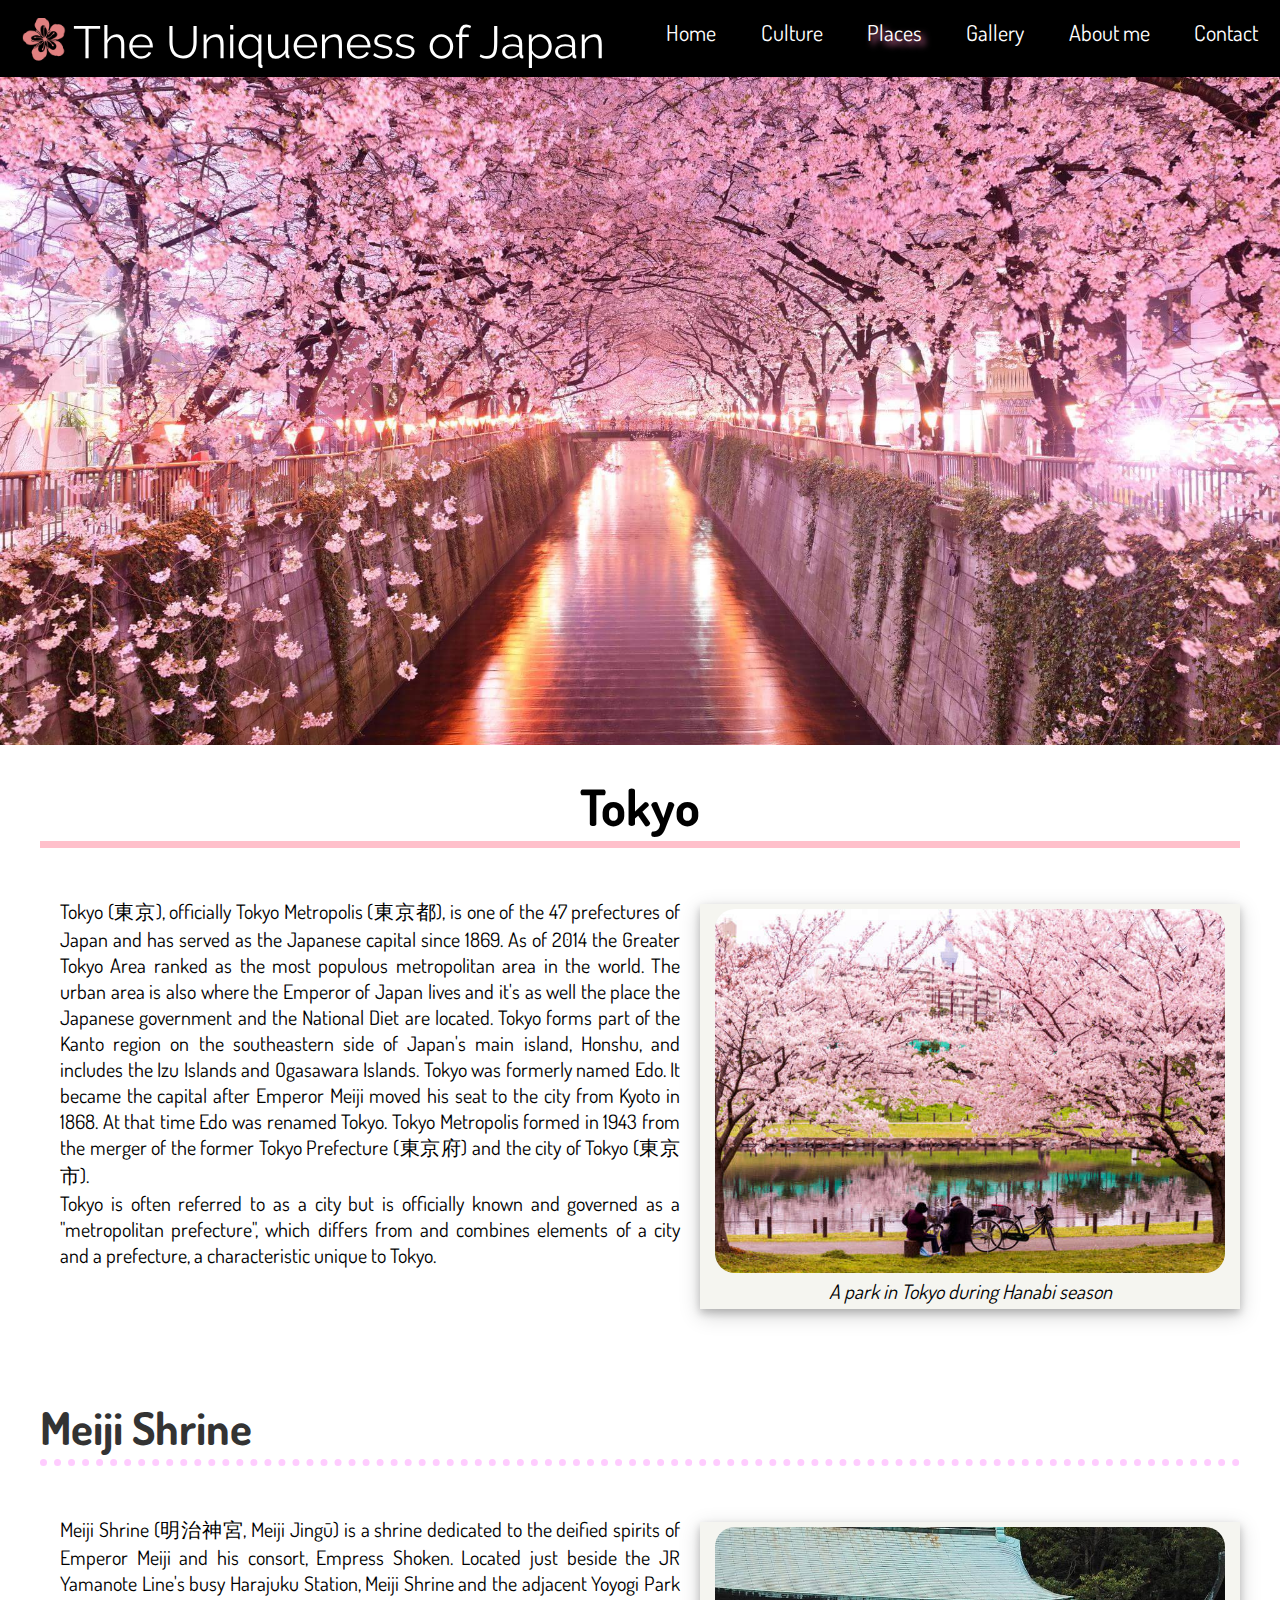
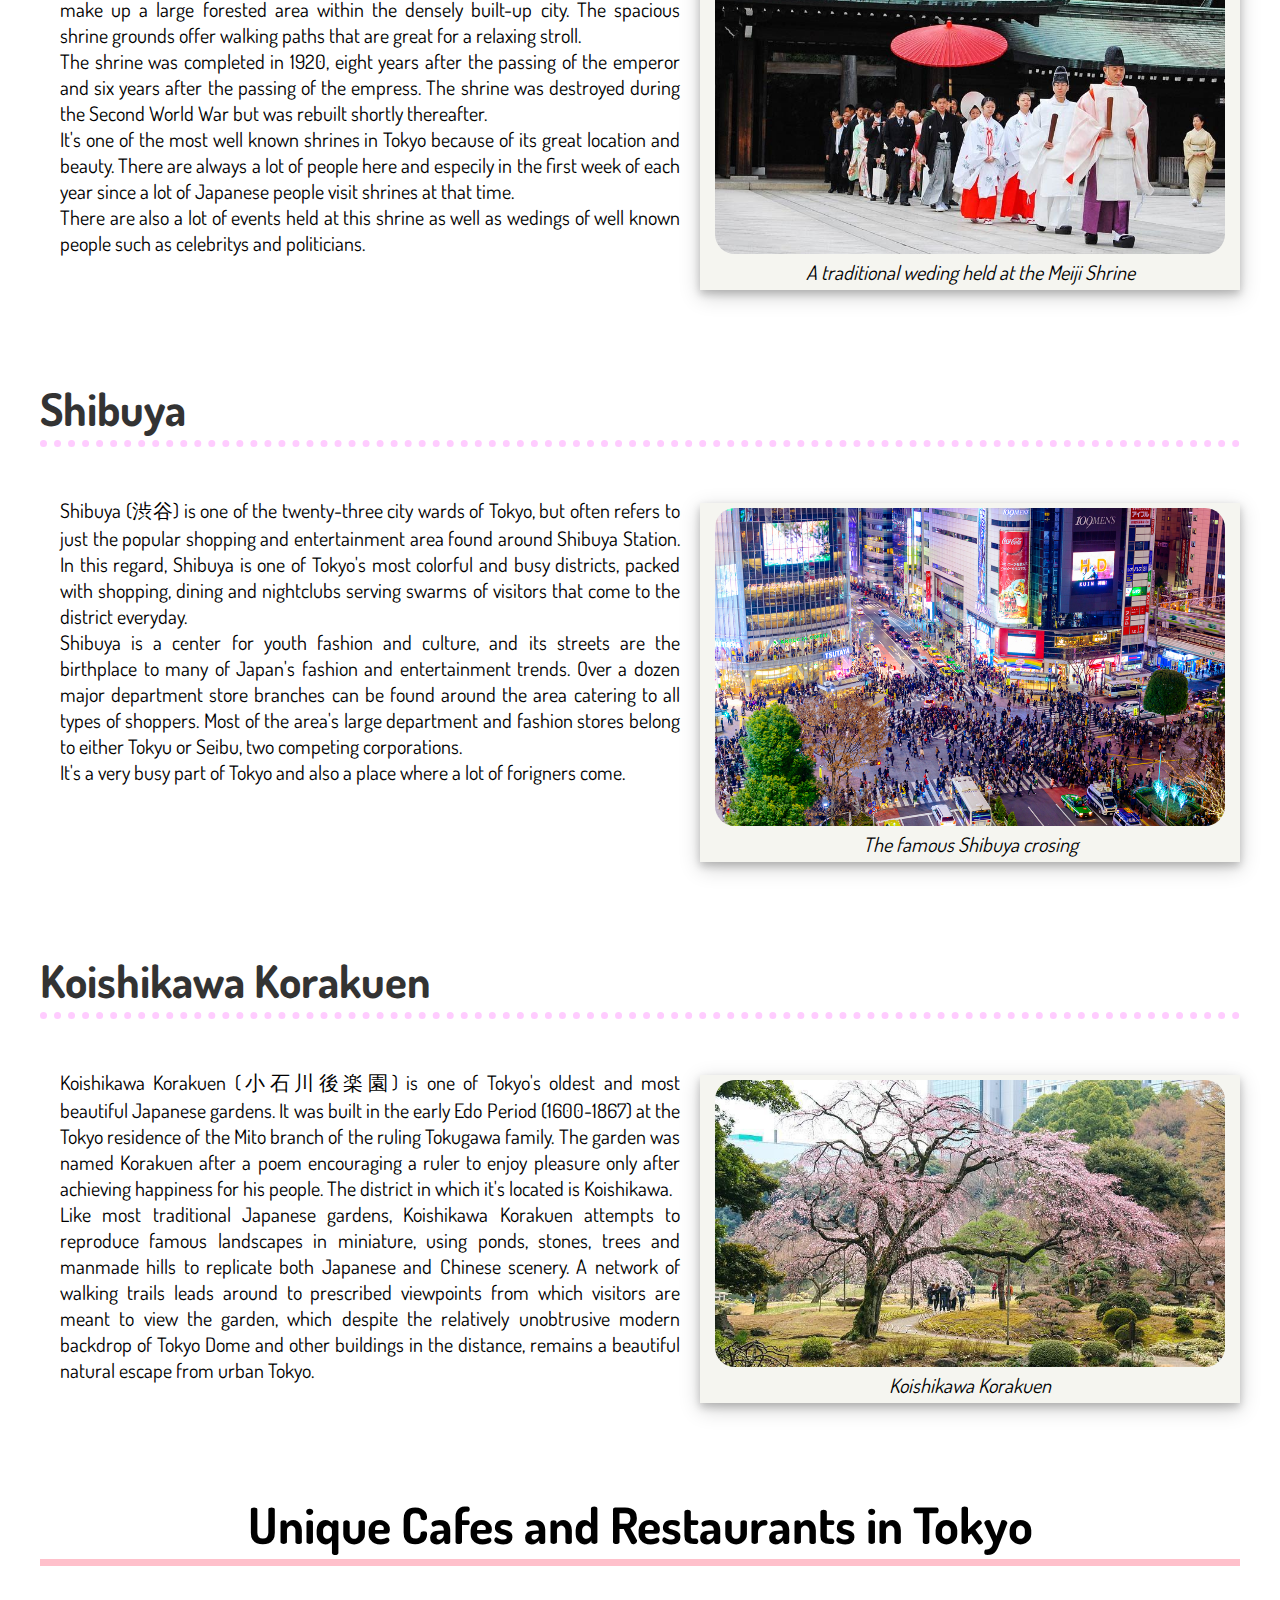
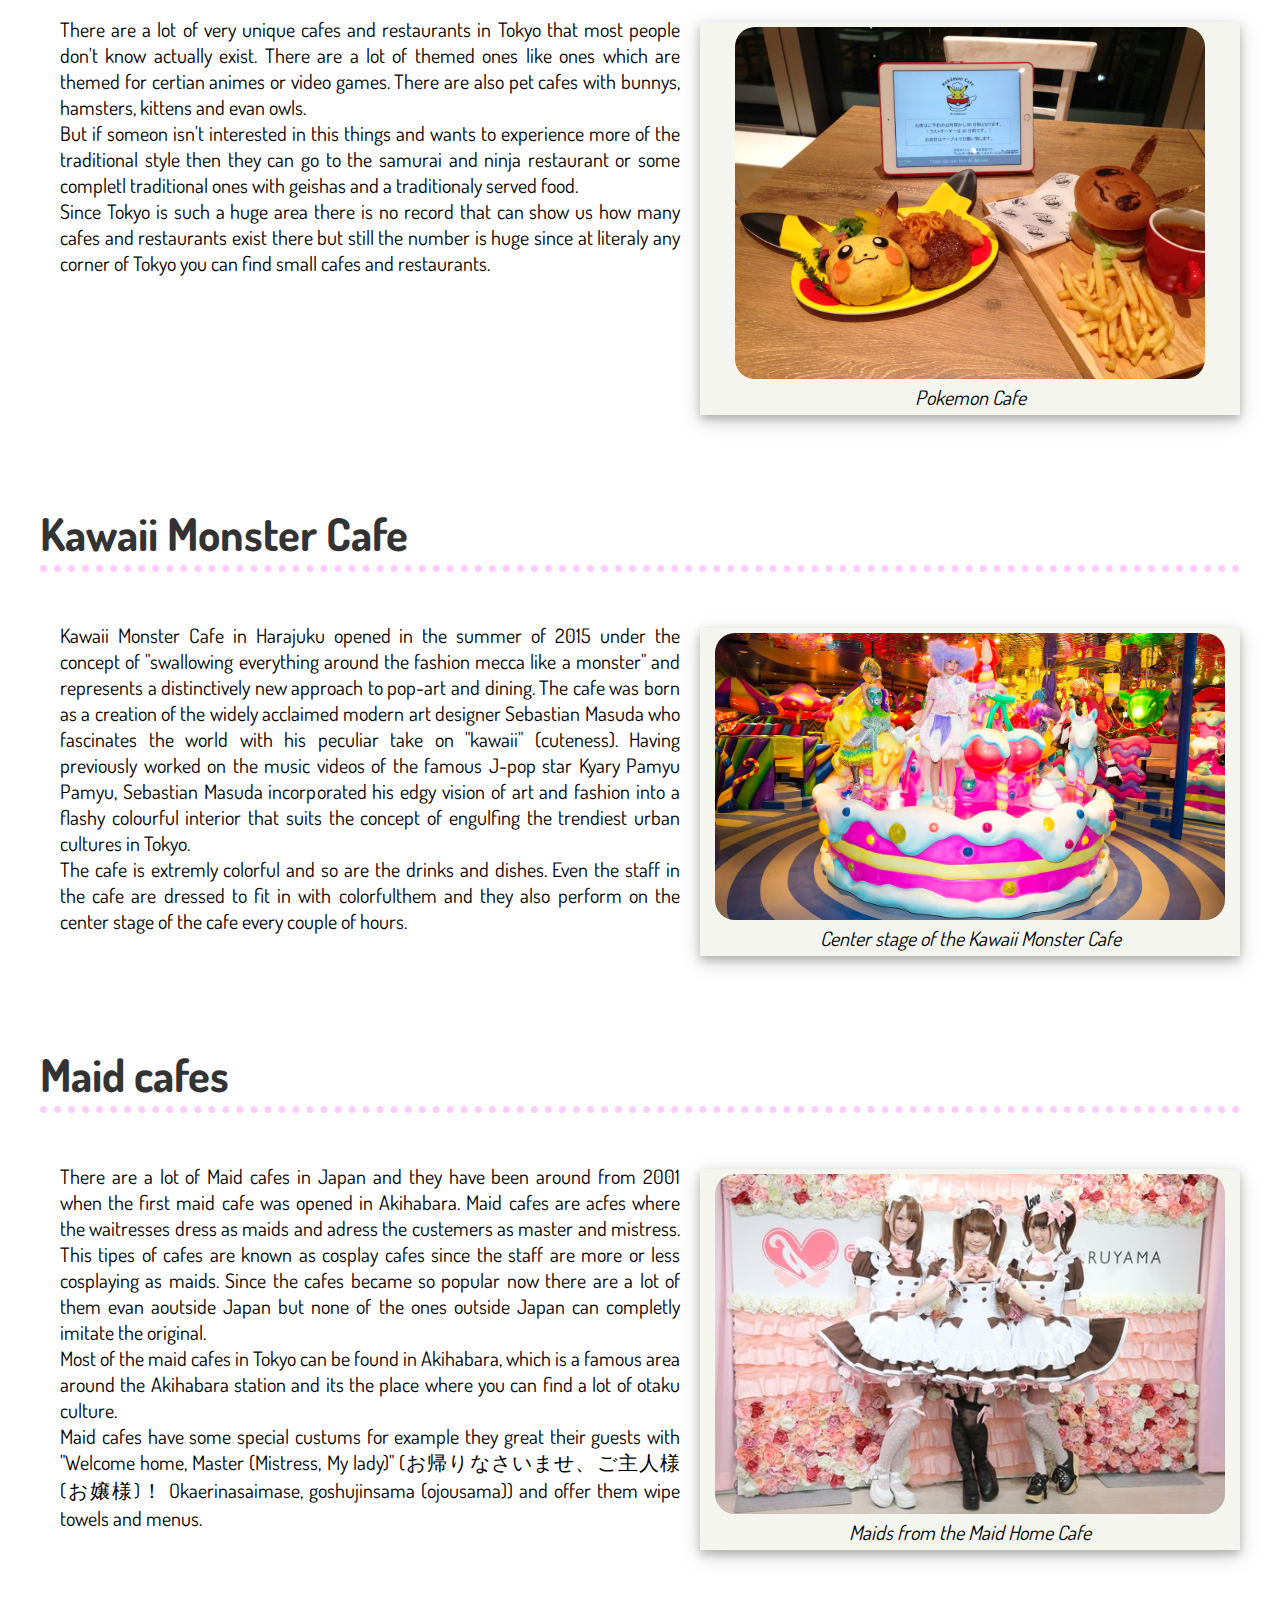
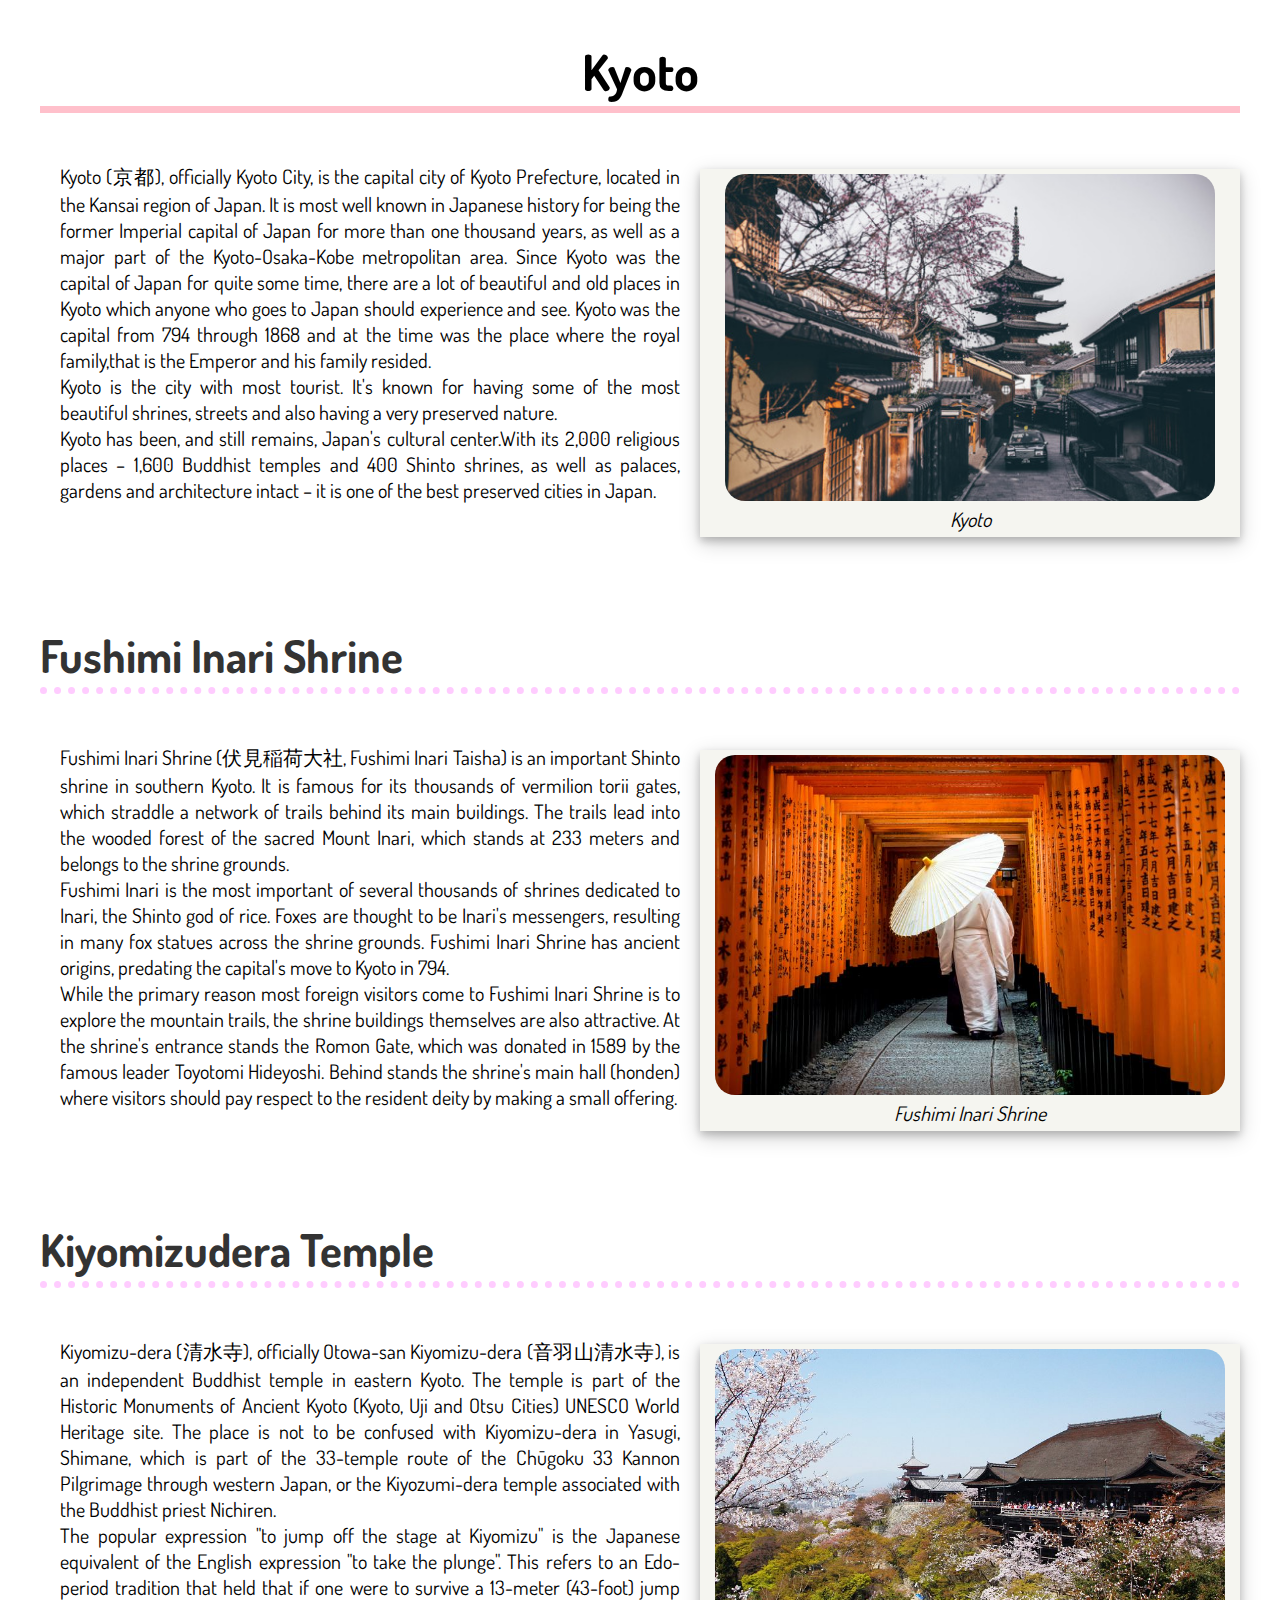
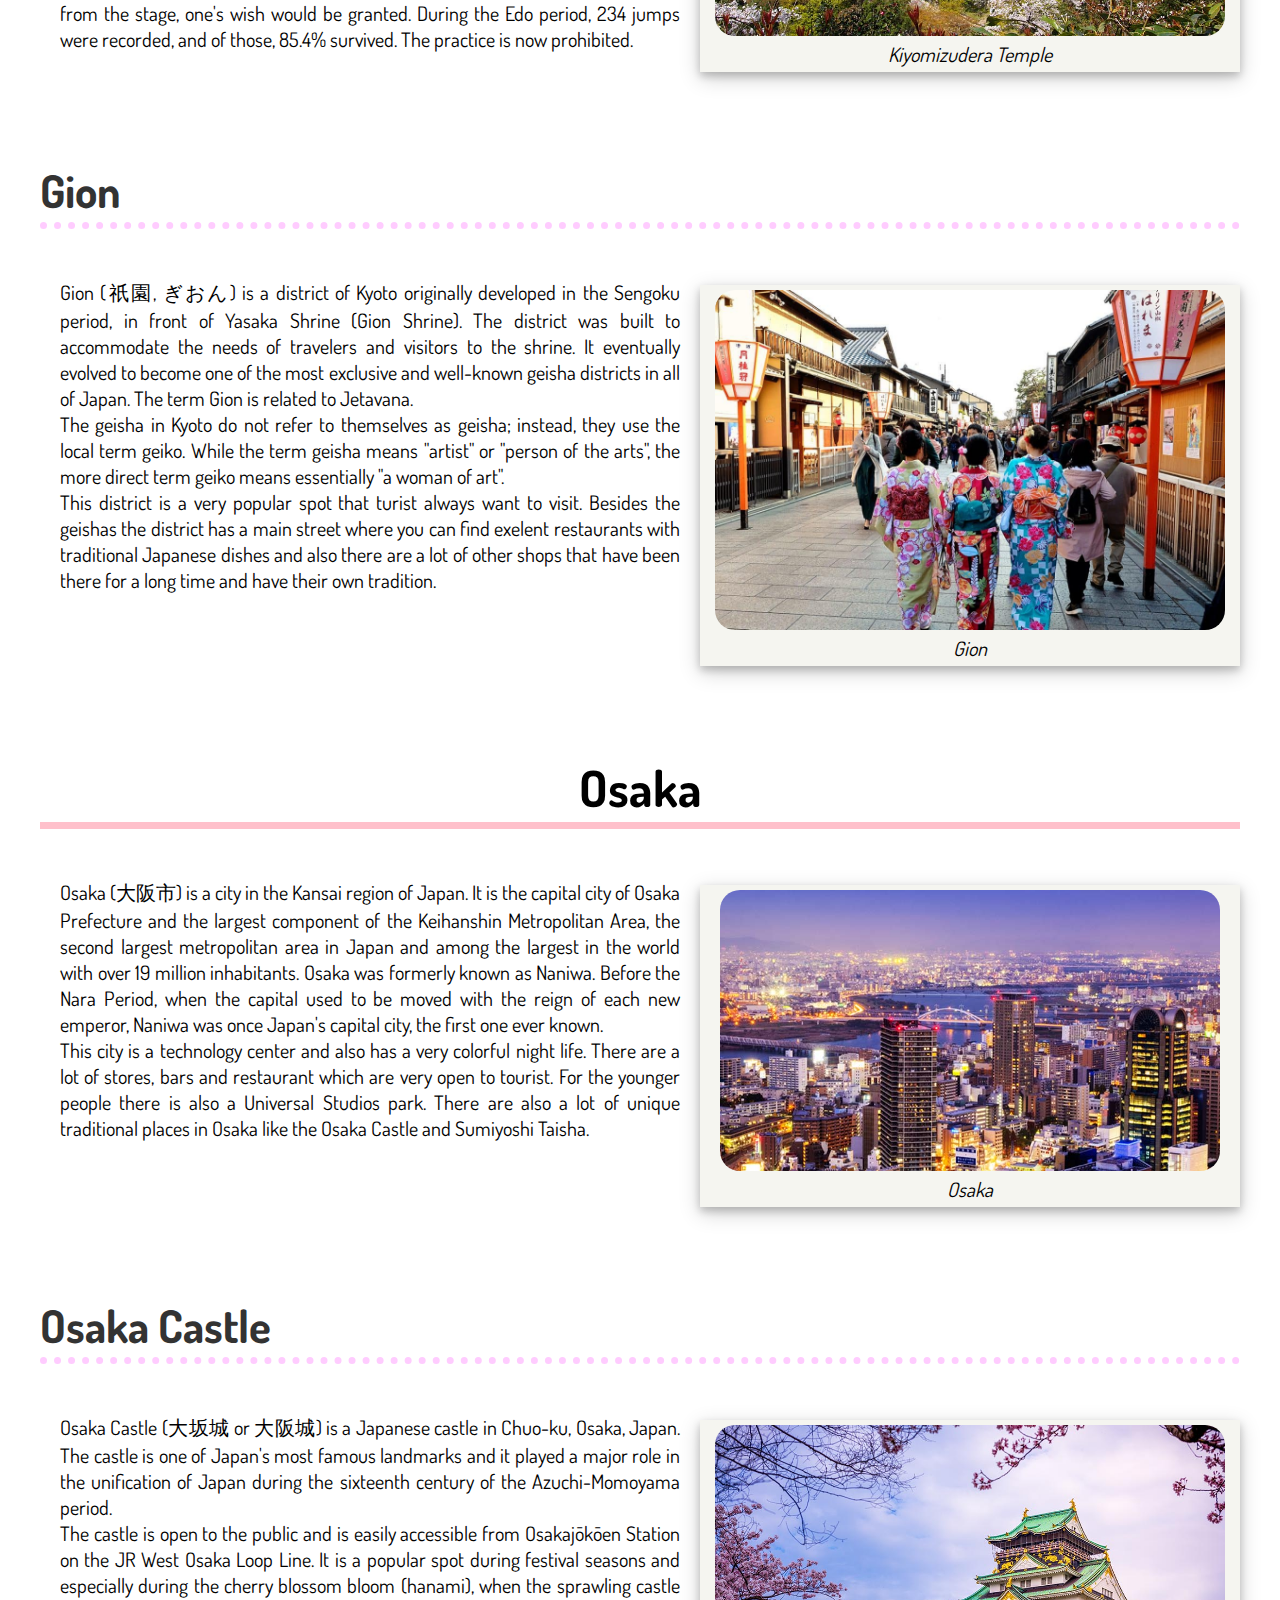
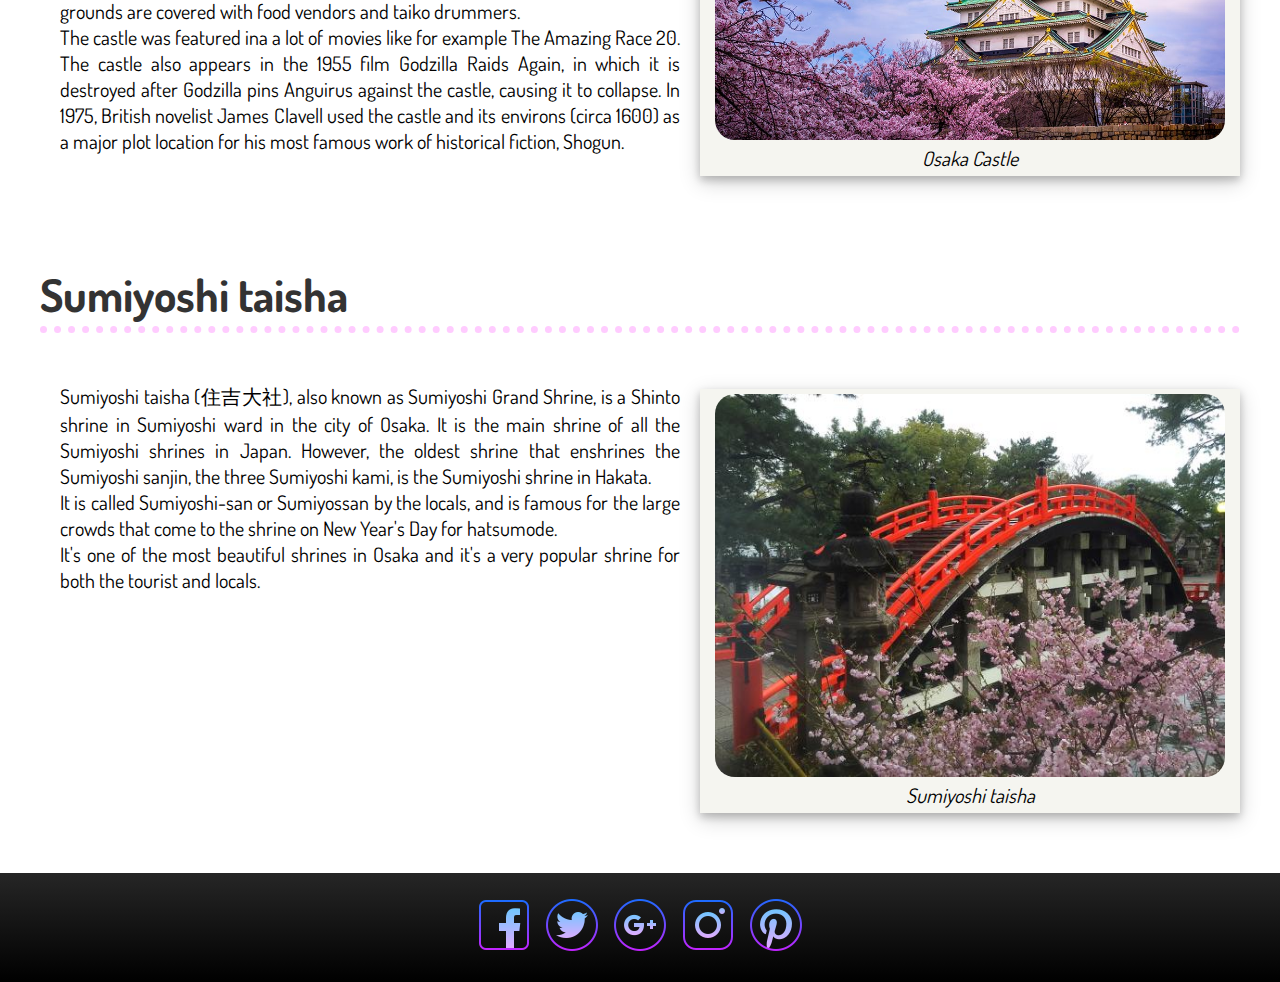
<file: places.html>
<!DOCTYPE html>
<html lang="en-US">
<head>
	<title>The Uniqueness of Japan-Places</title>
	<link rel="stylesheet" type="text/css" href="css/style.css"/>
	<link rel="shortcut icon" href="slike/icon.png" />
	<meta charset="utf-8">
	<meta name="description" content="Japan is known for having unique culture and places. The Japanese have their traditional places like their huge shrines in cities like Tokyo and Kyoto.">
	<meta name="keywords" content="Japan, culture, Japanese, place, shrine, Tokyo, Kyoto">
	<meta name="author" content="Iva Milkovski">	
	<meta name="viewport" content="width=device-width, initial-scale=1">
</head>
<body> 
	<header id="header">
		<nav>
	<ul>
			<li><a href="index.html"> <img src="logo.png" alt="The Uniqueness of Japan" >
	</a>	</li>
		<li>
				<a href="index.html">Home</a>
		</li>
	<li>
				<a href="culture.html">Culture</a>
		</li>
		<li class="aktivanLink">
				<a href="places.html">Places</a>
		</li>
		<li>
				<a href="gallery.html">Gallery</a>
		</li>		
		<li>
				<a href="aboutme.html">About me</a>
		</li>
		<li>
				<a href="contact.html">Contact</a>
		</li>	
	
			</ul>
	
	</nav>

	</header>
	<section id="places">
		<article id="placesTekst">
		<header>
<h1>Unique Places in Japan</h1>
<h2>-Nihon no yunīkuna basho-</h2>
<p>-日本のユニークな場所-</p>
</header>
		</article>
</section>
	<section id="content">
				<header>
			<h2>Tokyo</h2>
			</header>
		<article class="drugi">
<p>Tokyo (東京), officially Tokyo Metropolis (東京都), is one of the 47 prefectures of Japan and has served as the Japanese capital since 1869. As of 2014 the Greater Tokyo Area ranked as the most populous metropolitan area in the world. The urban area is also where the Emperor of Japan lives and it's as well the place the Japanese government and the National Diet are located. Tokyo forms part of the Kanto region on the southeastern side of Japan's main island, Honshu, and includes the Izu Islands and Ogasawara Islands. Tokyo was formerly named Edo. It became the capital after Emperor Meiji moved his seat to the city from Kyoto in 1868. At that time Edo was renamed Tokyo. Tokyo Metropolis formed in 1943 from the merger of the former Tokyo Prefecture (東京府) and the city of Tokyo (東京市).</p>

<p>Tokyo is often referred to as a city but is officially known and governed as a "metropolitan prefecture", which differs from and combines elements of a city and a prefecture, a characteristic unique to Tokyo.</p>
<p></p>


					</article>
		<article class="slikica">
					<figure>
				<img src="slike/tokyopl.jpg" alt="Park" width="510px"/>
				<figcaption>A park in Tokyo during Hanabi season</figcaption>
			</figure>
		</article>

	</section>
			<section id="content">
				<header>
			<h3>Meiji Shrine</h3>
			</header>
		<article class="drugi">
<p>Meiji Shrine (明治神宮, Meiji Jingū) is a shrine dedicated to the deified spirits of Emperor Meiji and his consort, Empress Shoken. Located just beside the JR Yamanote Line's busy Harajuku Station, Meiji Shrine and the adjacent Yoyogi Park make up a large forested area within the densely built-up city. The spacious shrine grounds offer walking paths that are great for a relaxing stroll.</p>

<p>The shrine was completed in 1920, eight years after the passing of the emperor and six years after the passing of the empress. The shrine was destroyed during the Second World War but was rebuilt shortly thereafter.</p>
<p>It's one of the most well known shrines in Tokyo because of its great location and beauty. There are always a lot of people here and especily in the first week of each year since a lot of Japanese people visit shrines at that time. </p>
<p>There are also a lot of events held at this shrine as well as wedings of well known people such as celebritys and politicians.</p>
					</article>
		<article class="slikica">
					<figure>
				<img src="slike/meiji.jpg" alt="Weding at Meiji Shrine" width="510px"/>
				<figcaption>A traditional weding held at the Meiji Shrine</figcaption>
			</figure>
		</article>

	</section>
				<section id="content">
				<header>
			<h3>Shibuya</h3>
			</header>
		<article class="drugi">
<p>Shibuya (渋谷) is one of the twenty-three city wards of Tokyo, but often refers to just the popular shopping and entertainment area found around Shibuya Station. In this regard, Shibuya is one of Tokyo's most colorful and busy districts, packed with shopping, dining and nightclubs serving swarms of visitors that come to the district everyday.
</p>

<p>Shibuya is a center for youth fashion and culture, and its streets are the birthplace to many of Japan's fashion and entertainment trends. Over a dozen major department store branches can be found around the area catering to all types of shoppers. Most of the area's large department and fashion stores belong to either Tokyu or Seibu, two competing corporations.</p>
<p>It's a very busy part of Tokyo and also a place where a lot of forigners come.</p>
					</article>
		<article class="slikica">
					<figure>
				<img src="slike/shibuya.jpg" alt="Shibuya crosing" width="510px"/>
				<figcaption>The famous Shibuya crosing</figcaption>
			</figure>
		</article>

	</section>
					<section id="content">
				<header>
			<h3>Koishikawa Korakuen</h3>
			</header>
		<article class="drugi">

<p>Koishikawa Korakuen (小石川後楽園) is one of Tokyo's oldest and most beautiful Japanese gardens. It was built in the early Edo Period (1600-1867) at the Tokyo residence of the Mito branch of the ruling Tokugawa family. The garden was named Korakuen after a poem encouraging a ruler to enjoy pleasure only after achieving happiness for his people. The district in which it's located is Koishikawa.</p>
<p>Like most traditional Japanese gardens, Koishikawa Korakuen attempts to reproduce famous landscapes in miniature, using ponds, stones, trees and manmade hills to replicate both Japanese and Chinese scenery. A network of walking trails leads around to prescribed viewpoints from which visitors are meant to view the garden, which despite the relatively unobtrusive modern backdrop of Tokyo Dome and other buildings in the distance, remains a beautiful natural escape from urban Tokyo.</p>
					</article>
		<article class="slikica">
					<figure>
				<img src="slike/koishikawa.jpg" alt="Koishikawa Korakuen" width="510px"/>
				<figcaption>Koishikawa Korakuen</figcaption>
			</figure>
		</article>

	</section>
		<section id="content">
				<header>
			<h2>Unique Cafes and Restaurants in Tokyo</h2>
			</header>
		<article class="drugi">
<p>There are a lot of very unique cafes and restaurants in Tokyo that most people don't know actually exist. There are a lot of themed ones like ones which are themed for certian animes or video games. There are also pet cafes with bunnys, hamsters, kittens and evan owls. </p>
<p>But if someon isn't interested in this things and wants to experience more of the traditional style then they can go to the samurai and ninja restaurant or some completl traditional ones with geishas and a traditionaly served food.</p>
<p>Since Tokyo is such a huge area there is no record that can show us how many cafes and restaurants exist there but still the number is huge since at literaly any corner of Tokyo you can find small cafes and restaurants.</p>

					</article>
		<article class="slikica">
					<figure>
				<img src="slike/pokemon.jpg" alt="Pokemon Cafe" width="470px"/>
				<figcaption>Pokemon Cafe</figcaption>
			</figure>
		</article>

	</section>
				<section id="content">
				<header>
			<h3>Kawaii Monster Cafe </h3>
			</header>
		<article class="drugi">
<p>Kawaii Monster Cafe in Harajuku opened in the summer of 2015 under the concept of "swallowing everything around the fashion mecca like a monster" and represents a distinctively new approach to pop-art and dining. The cafe was born as a creation of the widely acclaimed modern art designer Sebastian Masuda who fascinates the world with his peculiar take on "kawaii" (cuteness). Having previously worked on the music videos of the famous J-pop star Kyary Pamyu Pamyu, Sebastian Masuda incorporated his edgy vision of art and fashion into a flashy colourful interior that suits the concept of engulfing the trendiest urban cultures in Tokyo.
</p>
<p>The cafe is extremly colorful and so are the drinks and dishes. Even the staff in the cafe are dressed to fit in with colorfulthem and they also perform on the center stage of the cafe every couple of hours.</p>
					</article>
		<article class="slikica">
					<figure>
				<img src="slike/kawaii.jpg" alt="Stage" width="510px"/>
				<figcaption>Center stage of the Kawaii Monster Cafe</figcaption>
			</figure>
		</article>

	</section>
					<section id="content">
				<header>
			<h3>Maid cafes</h3>
			</header>
		<article class="drugi">
<p>There are a lot of Maid cafes in Japan and they have been around from 2001 when the first maid cafe was opened in Akihabara. Maid cafes are acfes where the waitresses dress as maids and adress the custemers as master and mistress. This tipes of cafes are known as cosplay cafes since the staff are more or less cosplaying as maids. Since the cafes became so popular now there are a lot of them evan aoutside Japan but none of the ones outside Japan can completly imitate the original. </p>
<p>Most of the maid cafes in Tokyo can be found in Akihabara, which is a famous area around the Akihabara station and its the place where you can find a lot of otaku culture. </p>
<p>Maid cafes have some special custums for example they great their guests with "Welcome home, Master (Mistress, My lady)" (お帰りなさいませ、ご主人様(お嬢様)！ Okaerinasaimase, goshujinsama (ojousama)) and offer them wipe towels and menus.</p>
					</article>
		<article class="slikica">
					<figure>
				<img src="slike/maid.jpg" alt="Maids" width="510px"/>
				<figcaption>Maids from the Maid Home Cafe</figcaption>
			</figure>
		</article>

	</section>
	<section id="content">
				<header>
			<h2>Kyoto</h2>
			</header>
		<article class="drugi">
<p>Kyoto (京都), officially Kyoto City, is the capital city of Kyoto Prefecture, located in the Kansai region of Japan. It is most well known in Japanese history for being the former Imperial capital of Japan for more than one thousand years, as well as a major part of the Kyoto-Osaka-Kobe metropolitan area. Since Kyoto was the capital of Japan for quite some time, there are a lot of beautiful and old places in Kyoto which anyone who goes to Japan should experience and see. Kyoto was the capital from 794 through 1868 and at the time was the place where the royal family,that is the Emperor and his family resided.</p>
<p>Kyoto is the city with most tourist. It's known for having some of the most beautiful shrines, streets and also having a very preserved nature. </p>

<p>Kyoto has been, and still remains, Japan's cultural center.With its 2,000 religious places – 1,600 Buddhist temples and 400 Shinto shrines, as well as palaces, gardens and architecture intact – it is one of the best preserved cities in Japan.</p>
					</article>
		<article class="slikica">
					<figure>
				<img src="slike/kysl.jpg" alt="Kyoto" width="490px"/>
				<figcaption>Kyoto</figcaption>
			</figure>
		</article>

	</section>
		<section id="content">
				<header>
			<h3>Fushimi Inari Shrine</h3>
			</header>
		<article class="drugi">
<p>Fushimi Inari Shrine (伏見稲荷大社, Fushimi Inari Taisha) is an important Shinto shrine in southern Kyoto. It is famous for its thousands of vermilion torii gates, which straddle a network of trails behind its main buildings. The trails lead into the wooded forest of the sacred Mount Inari, which stands at 233 meters and belongs to the shrine grounds.</p>

<p>Fushimi Inari is the most important of several thousands of shrines dedicated to Inari, the Shinto god of rice. Foxes are thought to be Inari's messengers, resulting in many fox statues across the shrine grounds. Fushimi Inari Shrine has ancient origins, predating the capital's move to Kyoto in 794.</p>
<p>While the primary reason most foreign visitors come to Fushimi Inari Shrine is to explore the mountain trails, the shrine buildings themselves are also attractive. At the shrine's entrance stands the Romon Gate, which was donated in 1589 by the famous leader Toyotomi Hideyoshi. Behind stands the shrine's main hall (honden) where visitors should pay respect to the resident deity by making a small offering.</p>
					</article>
		<article class="slikica">
					<figure>
				<img src="slike/inari.jpg" alt="Fushimi Inari Shrine" width="510px"/>
				<figcaption>Fushimi Inari Shrine</figcaption>
			</figure>
		</article>

	</section>
			<section id="content">
				<header>
			<h3>Kiyomizudera Temple</h3>
			</header>
		<article class="drugi">
<p>Kiyomizu-dera (清水寺), officially Otowa-san Kiyomizu-dera (音羽山清水寺), is an independent Buddhist temple in eastern Kyoto. The temple is part of the Historic Monuments of Ancient Kyoto (Kyoto, Uji and Otsu Cities) UNESCO World Heritage site.

The place is not to be confused with Kiyomizu-dera in Yasugi, Shimane, which is part of the 33-temple route of the Chūgoku 33 Kannon Pilgrimage through western Japan, or the Kiyozumi-dera temple associated with the Buddhist priest Nichiren.</p>
<p>The popular expression "to jump off the stage at Kiyomizu" is the Japanese equivalent of the English expression "to take the plunge". This refers to an Edo-period tradition that held that if one were to survive a 13-meter (43-foot) jump from the stage, one's wish would be granted. During the Edo period, 234 jumps were recorded, and of those, 85.4% survived. The practice is now prohibited.</p>
					</article>
		<article class="slikica">
					<figure>
				<img src="slike/kiyo.jpg" alt="Kiyomizudera Temple" width="510px"/>
				<figcaption>Kiyomizudera Temple</figcaption>
			</figure>
		</article>

	</section>
				<section id="content">
				<header>
			<h3>Gion</h3>
			</header>
		<article class="drugi">
<p>Gion (祇園, ぎおん) is a district of Kyoto originally developed in the Sengoku period, in front of Yasaka Shrine (Gion Shrine). The district was built to accommodate the needs of travelers and visitors to the shrine. It eventually evolved to become one of the most exclusive and well-known geisha districts in all of Japan. The term Gion is related to Jetavana.</p>

<p>The geisha in Kyoto do not refer to themselves as geisha; instead, they use the local term geiko. While the term geisha means "artist" or "person of the arts", the more direct term geiko means essentially "a woman of art".</p>
<p>This district is a very popular spot that turist always want to visit. Besides the geishas the district has a main street where you can find exelent restaurants with traditional Japanese dishes and also there are a lot of other shops that have been there for a long time and have their own tradition.</p>
					</article>
		<article class="slikica">
					<figure>
				<img src="slike/gion.jpg" alt="Gion" width="510px"/>
				<figcaption>Gion</figcaption>
			</figure>
		</article>

	</section>
		<section id="content">
				<header>
			<h2>Osaka</h2>
			</header>
		<article class="drugi">
<p>Osaka (大阪市) is a city in the Kansai region of Japan. It is the capital city of Osaka Prefecture and the largest component of the Keihanshin Metropolitan Area, the second largest metropolitan area in Japan and among the largest in the world with over 19 million inhabitants. Osaka was formerly known as Naniwa. Before the Nara Period, when the capital used to be moved with the reign of each new emperor, Naniwa was once Japan's capital city, the first one ever known. </p>
<p>This city is a technology center and also has a very colorful night life. There are a lot of stores, bars and restaurant which are very open to tourist. For the younger people there is also a Universal Studios park. There are also a lot of unique traditional places in Osaka like the Osaka Castle and Sumiyoshi Taisha.</p>
					</article>
		<article class="slikica">
					<figure>
				<img src="slike/osaka.jpg" alt="Osaka" width="500px"/>
				<figcaption>Osaka</figcaption>
			</figure>
		</article>

	</section>
					<section id="content">
				<header>
			<h3>Osaka Castle</h3>
			</header>
		<article class="drugi">
<p>Osaka Castle (大坂城 or 大阪城) is a Japanese castle in Chuo-ku, Osaka, Japan. The castle is one of Japan's most famous landmarks and it played a major role in the unification of Japan during the sixteenth century of the Azuchi-Momoyama period.</p>

<p>The castle is open to the public and is easily accessible from Osakajōkōen Station on the JR West Osaka Loop Line. It is a popular spot during festival seasons and especially during the cherry blossom bloom (hanami), when the sprawling castle grounds are covered with food vendors and taiko drummers.</p>

<p>The castle was featured ina a lot of movies like for example The Amazing Race 20. The castle also appears in the 1955 film Godzilla Raids Again, in which it is destroyed after Godzilla pins Anguirus against the castle, causing it to collapse. In 1975, British novelist James Clavell used the castle and its environs (circa 1600) as a major plot location for his most famous work of historical fiction, Shogun.</p>
					</article>
		<article class="slikica">
					<figure>
				<img src="slike/castle.jpg" alt="Osaka Castle" width="510px"/>
				<figcaption>Osaka Castle</figcaption>
			</figure>
		</article>

	</section>
					<section id="content">
				<header>
			<h3>Sumiyoshi taisha</h3>
			</header>
		<article class="drugi">
<p>Sumiyoshi taisha (住吉大社), also known as Sumiyoshi Grand Shrine, is a Shinto shrine in Sumiyoshi ward in the city of Osaka. It is the main shrine of all the Sumiyoshi shrines in Japan. However, the oldest shrine that enshrines the Sumiyoshi sanjin, the three Sumiyoshi kami, is the Sumiyoshi shrine in Hakata.</p>

<p>It is called Sumiyoshi-san or Sumiyossan by the locals, and is famous for the large crowds that come to the shrine on New Year's Day for hatsumode.</p>

<p>It's one of the most beautiful shrines in Osaka and it's a very popular shrine for both the tourist and locals.</p>
					</article>
		<article class="slikica">
					<figure>
				<img src="slike/taisha.jpg" alt="Sumiyoshi taisha" width="510px"/>
				<figcaption>Sumiyoshi taisha</figcaption>
			</figure>
		</article>

	</section>
	<footer id="futer">
	<ul>
						<li><a href="http://www.facebook.com"><img src="slike/fb.png" alt="Facebook" /></a></li>
						<li><a href="http://www.twitter.com"><img src="slike/tw.png" alt="Twitter" /></a></li>
						<li><a href="http://www.google.com"><img src="slike/go.png"	alt="Google" /></a></li>
						<li><a href="http://www.instagram.com"><img src="slike/insta.png" alt="Instagram" /></a></li>
						<li><a href="http://www.pinterest.www"><img src="slike/pin.png" alt="Pinterest" /></a></li>
						</ul>
 </footer>		

</body>
</html>
</file>
<file: css/style.css>
@import url('https://fonts.googleapis.com/css?family=Dosis');
* {
	margin: 0px;
	padding: 0px;
	box-sizing: border-box;
}

body
{
	font-family: 'Dosis', sans-serif;
}
#header {
	width: 100%;
position:fixed;
z-index:+1;
}

#header nav ul {
	list-style-type: none;
	padding-top:17px;
	display: flex;
	flex-direction: row;
	justify-content: space-around;
    background: #000;
	

}
#header .aktivanLink{

	text-shadow: 4px 4px 6px #ff80bf;
}

#header nav ul li a {
	font-size: 22px;
	text-decoration: none;
	color: #fff;
	align-content: center;
	margin-top:1px;
}

#header a{
	display: flex;
	justify-content: space-around;
	align-content: center;
}


header nav ul li a:hover {
	text-shadow: 1px 1px 3px #BBB;
}


/*GOTOV HEADER, SAD SLIKA*/

#slika {
	min-height: 600px;

	background-image: url('../slike/slika1.jpg');
	background-repeat: no-repeat;
	
	background-size: cover;
	padding-top: 500px;
	box-sizing: border-box;
}

#slikaTekst {

	text-align: center;
	background-color: rgba(250,250,250,0.5);
  background: rgba(0, 0, 0, 0.5); 
  color: #f1f1f1; 
  width: 100%;
  transition: .5s ease;
  opacity:0;
  color: white;
  
}

#slika h1 {
	font-size: 60px;
}
#slika h2 {
	font-size: 60px;
}
#slika p {
	font-size: 60px;
}

#slika:hover #slikaTekst {
  opacity: 1;
}


/*CONTENT-O JAPANU*/
#content {
	text-align: center;
	width: 1200px;
	margin: 0px auto;
	padding: 30px 0px;
	
	display: flex;
	flex-wrap: wrap;
	flex-direction: row;
	justify-content: space-around;
}


#content header {
	width: 100%;
}

#content h2 {
	font-size: 50px;
	margin-bottom: 30px;
	border-bottom: 7px solid pink;
	padding-bottom: 3px;
	text-align:center;
}

.drugi  {
	font-size: 20px;
	text-align: justify;
	padding: 20px;
	flex:55%;
	
}
.slikica {
	margin-bottom: 30px;

	margin-top: 26px;
	background-color: #f5f5f0;
	font-size: 20px;
	box-shadow: 0 4px 8px 0 rgba(0, 0, 0, 0.2), 0 6px 20px 0 rgba(0, 0, 0, 0.19);
	flex:45%;
	padding-bottom:5px;
	padding-top:5px;
	
	font-style:italic;
}
.slikica img{
	border-radius:20px;
}
#slikica figcaption {
	padding:10px 0px;
}
/*ZA STRANU ABOUT ME*/
#cat {
	min-height: 300px;

	background-image: url('../slike/prof.jpg');
	background-repeat: no-repeat;
	
	background-size: cover;
	padding-top: 300px;
	box-sizing: border-box;
}

#catTekst {

	text-align: center;
	background-color: rgba(250,250,250,0.5);
	background: rgba(0, 0, 0, 0.5); 
	color: #f1f1f1; 
	width: 100%;
	color: white;
  
}

#cat h1 {
	font-size: 60px;
}

#aboutme {
	text-align: center;
	width: 1300px;
	margin: 0px auto;
	padding: 30px 0px;
	
	display: flex;
	flex-wrap: wrap;
	flex-direction: row;
	justify-content: space-around;
}


#aboutme header {
	width: 100%;
}

#abotme h2 {
	font-size: 50px;
	margin-bottom: 30px;
	border-bottom: 7px solid pink;
	padding-bottom: 3px;
	text-align:center;
}

.treci  {
	font-size: 20px;
	text-align: justify;
	padding: 20px;
	padding-top:40px;
	flex:65%;
	border-bottom: 8px dashed pink;
	border-top:8px dashed pink;
	
}
.profilna {
	flex:35%;

	
}
.profilna img{
	border-radius:80px;
}

/*ZA STRANU CULTURE*/

#culture {
	min-height: 600px;

	background-image: url('../slike/culture1.jpeg');
	background-repeat: no-repeat;
	
	background-size: cover;
	padding-top: 510px;
	box-sizing: border-box;
}

#cultureTekst {

	text-align: center;
	background-color: rgba(250,250,250,0.5);
  background: rgba(0, 0, 0, 0.5); 
  color: #f1f1f1; 
  width: 100%;
  transition: .5s ease;
  opacity:0;
  color: white;
  
}

#culture h1 {
	font-size: 60px;
}
#culture h2 {
	font-size: 60px;
}
#culture p {
	font-size: 60px;
}

#culture:hover #cultureTekst {
  opacity: 1;
}

#content h3{
	font-size: 45px;
	margin-bottom: 30px;
	border-bottom: 7px dotted #ffccff;
	padding-bottom: 3px;
	text-align:left;
	color:#333333;
}

/*CONTACT*/

#contact {
	height: 590px;

	background-image: url('../slike/wall.jpg');
	background-repeat: no-repeat;
	
	background-size: cover;
	padding-top: 90px;
	box-sizing: border-box;
}


#message {

	text-align: center;
	background-color: rgba(250,250,250,0.5);
  color: #f1f1f1; 
  width: 100%;
  color: black;
  height:100px;
  padding:10px;
  
}

#message h1 {
	font-size: 30px;
}
#message p {
	font-size: 24px;
}

/*FORMA*/

#forma {
	margin:10px auto;
	width: 550px;
	padding-top: 30px;
	padding-left:90px;

}
#forma li {
	display: block;
	list-style: none;
}


#forma label{
	padding:0px;
	display:block;
	font-weight: bold;
}
#forma input[type=text]:focus,
#forma input[type=email]:focus,
#forma textarea:focus, 
#forma select:focus{
	box-shadow: 0 0 7px #9999ff;
	border: 1px solid #9999ff;
}
#forma .textovi{
	width: 49%;
	padding:7px;
}

#forma #email{
	width: 98%;
	padding:7px;
}
#forma #select{
	width: 98%;
	padding:7px;
}
#forma #ymessage{
	height: 50px;
	width:98%;
}
#forma input[type=submit], #forma input[type=button]{
	background: #ff66cc;
	padding: 8px 15px 8px 15px;
	border: none;
	color: #fff;
}
#forma input[type=submit]:hover, #forma input[type=button]:hover{
	background: #ff80d5;
	box-shadow:none;
}
/*PLACES*/
#places {
	min-height: 600px;

	background-image: url('../slike/places.jpg');
	background-repeat: no-repeat;
	
	background-size: cover;
	padding-top: 510px;
	box-sizing: border-box;
}

#placesTekst {

	text-align: center;
	background-color: rgba(250,250,250,0.5);
  background: rgba(0, 0, 0, 0.5); 
  color: #f1f1f1; 
  width: 100%;
  transition: .5s ease;
  opacity:0;
  color: white;
  
}

#places h1 {
	font-size: 60px;
}
#places h2 {
	font-size: 60px;
}
#places p {
	font-size: 60px;
}

#places:hover #placesTekst {
  opacity: 1;
}


/*gallery*/
#gallery {
	text-align: center;
	width: 1250px;
	margin: 0px auto;
	padding: 30px 0px;
	display: flex;
	flex-wrap: wrap;
	justify-content: space-around;
	padding-top:100px;
}

#gallery header {
	width: 100%;
}

#gallery h2 {
	font-size: 50px;
	margin-bottom: 30px;
	border-bottom: 4px dotted pink;
	padding-bottom:7px;
}

#gallery .photo {
	width: 400px;
	min-height: 300px;
	margin-bottom: 30px;
	background-color: #e6e6e6;
	font-size: 21px;
	text-shadow:1px 1px 3px #a6a6a6;
	box-shadow: 0 4px 8px 0 rgba(0, 0, 0, 0.2), 0 6px 19px 0 rgba(0, 0, 0, 0.17);
}

#gallery .photo figcaption {
	padding:10px 0px;
}

#gallery .photo:hover { transform: translate(2px,3px);
}













/*FUTER*/
#futer {
	background-color: #262626;
	background-image: linear-gradient(#262626, #000000);
	text-align: center;
	font-size: 20px;
	padding: 20px 0px;
	text-decoration:none;
	width: 100%;
}
#futer li{
		display: inline-block;
}
</file>
